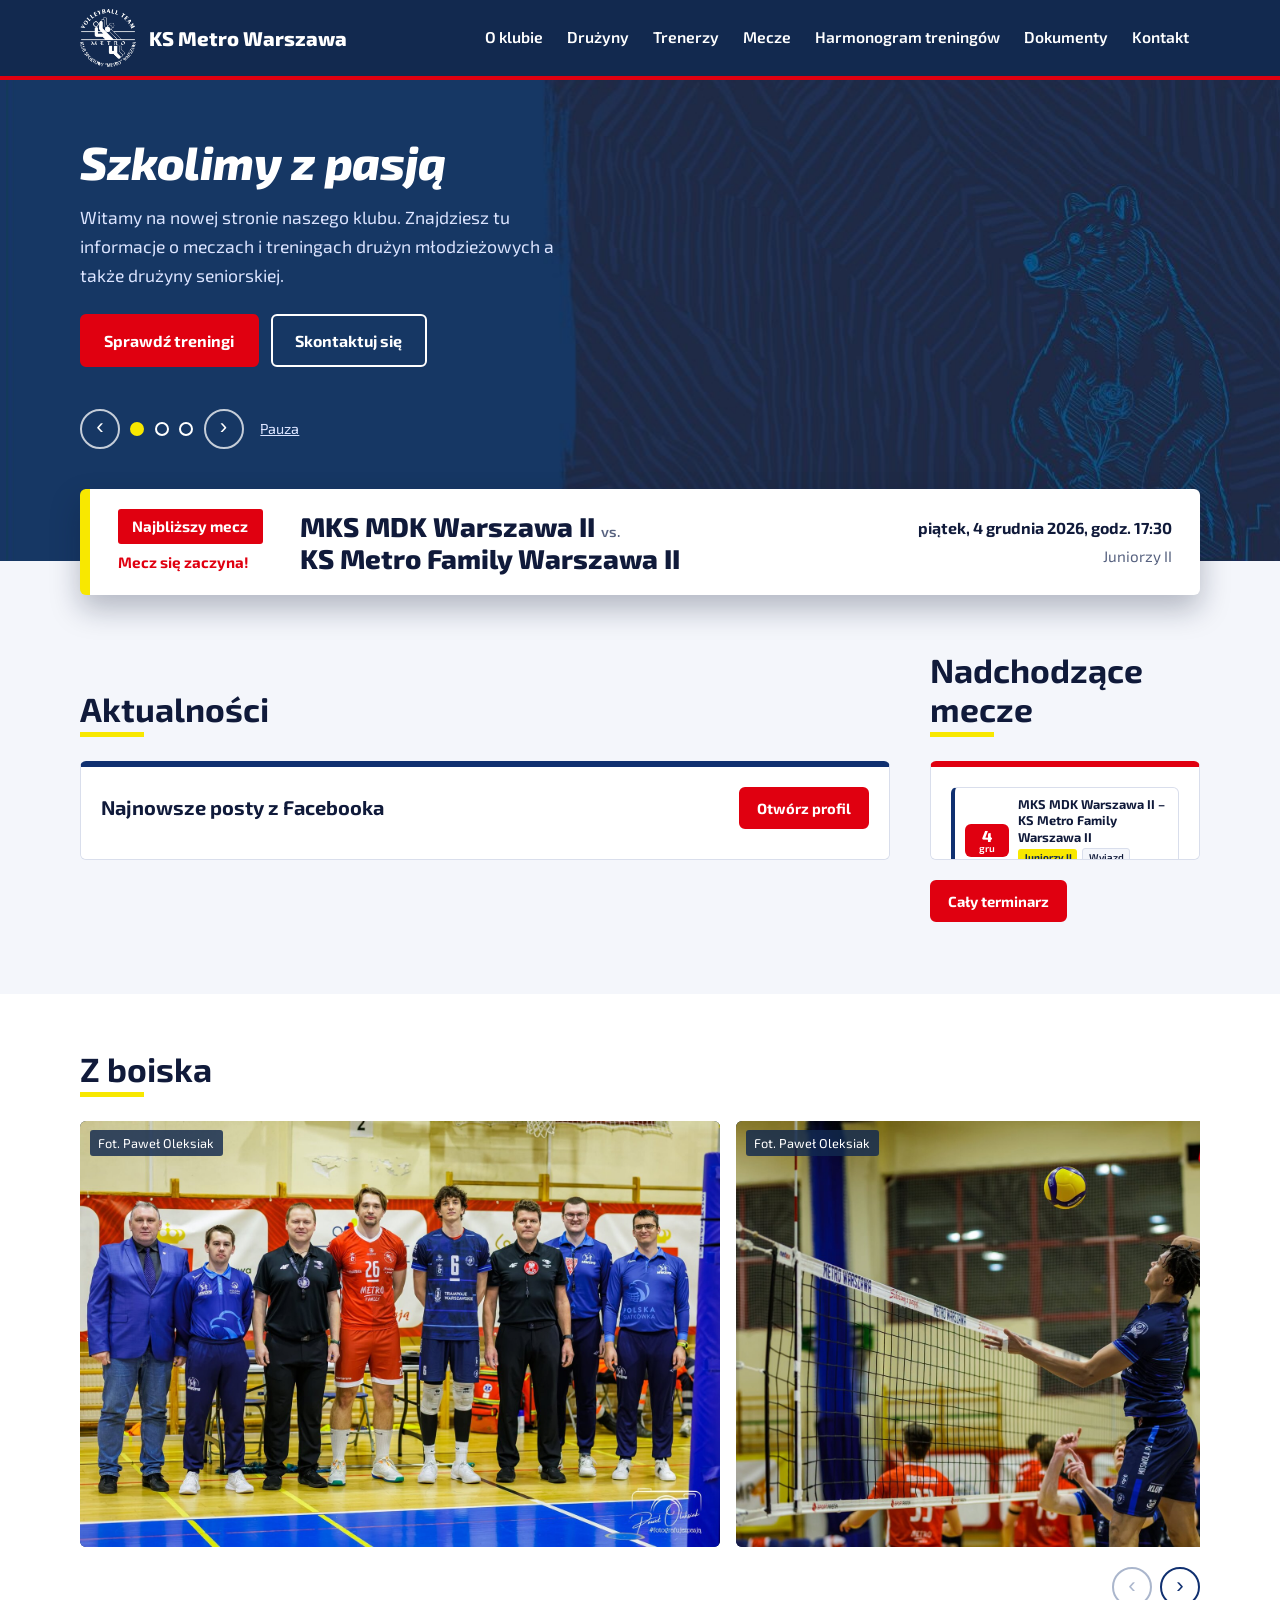
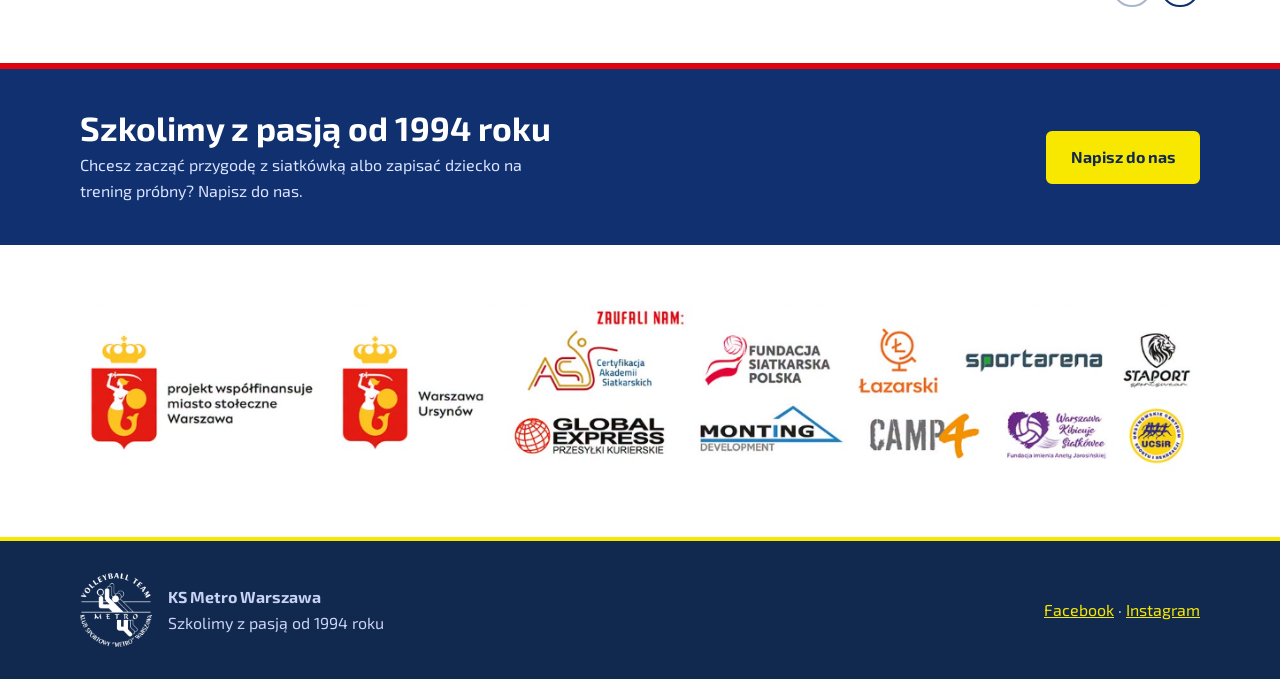
<file: index.html>
<!doctype html>
<html lang="pl">
<head>
  <meta charset="utf-8">
  <meta name="viewport" content="width=device-width, initial-scale=1">
  <title>KS Metro Warszawa: klub siatkarski</title>
  <meta name="description" content="KS Metro Warszawa: klub siatkarski, który od 1994 roku szkoli z pasją. Nadchodzące mecze, drużyny, harmonogram treningów i kontakt.">
  <link rel="preconnect" href="https://fonts.googleapis.com">
  <link rel="preconnect" href="https://fonts.gstatic.com" crossorigin>
  <link href="https://fonts.googleapis.com/css2?family=Exo+2:ital,wght@0,400;0,600;0,700;0,800;1,700;1,800&display=swap" rel="stylesheet">
  <link rel="icon" href="images/favicon.png" type="image/png">
  <link rel="stylesheet" href="css/style.css">
</head>
<body data-page="index">
  <a class="skip" href="#main">Przejdź do treści</a>
  <header class="site-header" id="site-header"></header>

  <main id="main">
    <h1 class="sr-only">KS Metro Warszawa: klub siatkarski</h1>

    <!-- Slajdy wczytują się z data/slides.json (panel: Strona główna → Slider) -->
    <section class="hero" aria-roledescription="karuzela" aria-label="Najważniejsze informacje">
      <div class="wrap" id="slider">
        <div class="slides">
          <div class="slide is-active">
            <p class="slide-title">Szkolimy z pasją</p>
            <p class="hero-lead">Witamy na nowej stronie naszego klubu. Znajdziesz tu informacje o meczach i treningach drużyn młodzieżowych a także drużyny seniorskiej.</p>
            <div class="hero-actions">
              <a class="btn" href="harmonogram.html">Sprawdź treningi</a>
              <a class="btn btn-ghost" href="kontakt.html">Skontaktuj się</a>
            </div>
          </div>
        </div>
      </div>
    </section>

    <div class="wrap strip-wrap">
      <aside class="next-match" id="next-match" aria-live="polite"></aside>
    </div>

    <section class="section">
      <div class="wrap cols cols-fb">
        <div>
          <h2 class="section-title">Aktualności</h2>
          <div class="fb-box" id="fb"></div>
        </div>
        <div>
          <h2 class="section-title">Nadchodzące mecze</h2>
          <div class="fb-box matches-box" id="matches"></div>
          <p style="margin-top:1.25rem"><a class="btn btn-small" href="mecze.html">Cały terminarz</a></p>
        </div>
      </div>
    </section>

    <!-- Zdjęcia wczytują się z data/gallery.json (panel: Strona główna → Zdjęcia „Z boiska”) -->
    <section class="section section-alt">
      <div class="wrap">
        <h2 class="section-title">Z boiska</h2>
        <div id="gallery"></div>
      </div>
    </section>

    <section class="join">
      <div class="wrap">
        <div>
          <h2>Szkolimy z pasją od 1994 roku</h2>
          <p>Chcesz zacząć przygodę z siatkówką albo zapisać dziecko na trening próbny? Napisz do nas.</p>
        </div>
        <a class="btn" href="kontakt.html">Napisz do nas</a>
      </div>
    </section>

    <!-- Loga partnerów wczytują się z data/settings.json (panel: Ustawienia strony → Zaufali nam) -->
    <section class="section section-alt" id="partners-wrap" hidden>
      <div class="wrap" id="partners"></div>
    </section>
    <noscript><div class="wrap section"><p class="error">Ta strona wymaga włączonego JavaScriptu.</p></div></noscript>
  </main>

  <footer class="site-footer" id="site-footer"></footer>
  <script src="js/main.js"></script>
</body>
</html>
</file>
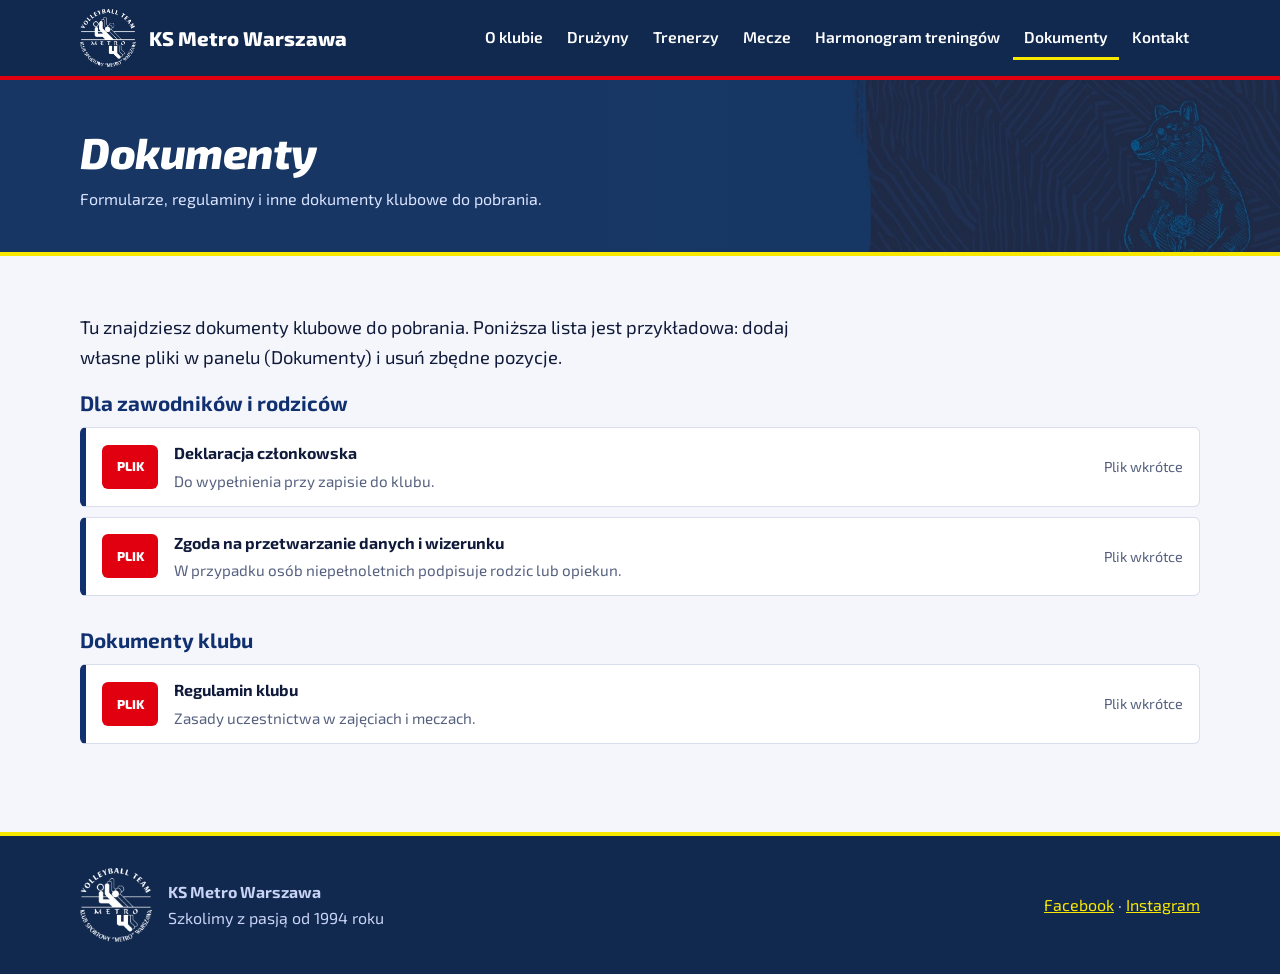
<file: dokumenty.html>
<!doctype html>
<html lang="pl">
<head>
  <meta charset="utf-8">
  <meta name="viewport" content="width=device-width, initial-scale=1">
  <title>Dokumenty | KS Metro Warszawa</title>
  <meta name="description" content="Dokumenty do pobrania klubu siatkarskiego KS Metro Warszawa.">
  <link rel="preconnect" href="https://fonts.googleapis.com">
  <link rel="preconnect" href="https://fonts.gstatic.com" crossorigin>
  <link href="https://fonts.googleapis.com/css2?family=Exo+2:ital,wght@0,400;0,600;0,700;0,800;1,700;1,800&display=swap" rel="stylesheet">
  <link rel="icon" href="images/favicon.png" type="image/png">
  <link rel="stylesheet" href="css/style.css">
</head>
<body data-page="dokumenty">
  <a class="skip" href="#main">Przejdź do treści</a>
  <header class="site-header" id="site-header"></header>
  <main id="main">
    <div class="page-head"><div class="wrap">
      <h1>Dokumenty</h1>
      <p>Formularze, regulaminy i inne dokumenty klubowe do pobrania.</p>
    </div></div>
    <section class="section"><div class="wrap">
      <div id="documents-intro"></div>
      <div id="documents"></div>
    </div></section>
    <noscript><div class="wrap section"><p class="error">Ta strona wymaga włączonego JavaScriptu.</p></div></noscript>
  </main>
  <footer class="site-footer" id="site-footer"></footer>
  <script src="js/main.js"></script>
</body>
</html>
</file>
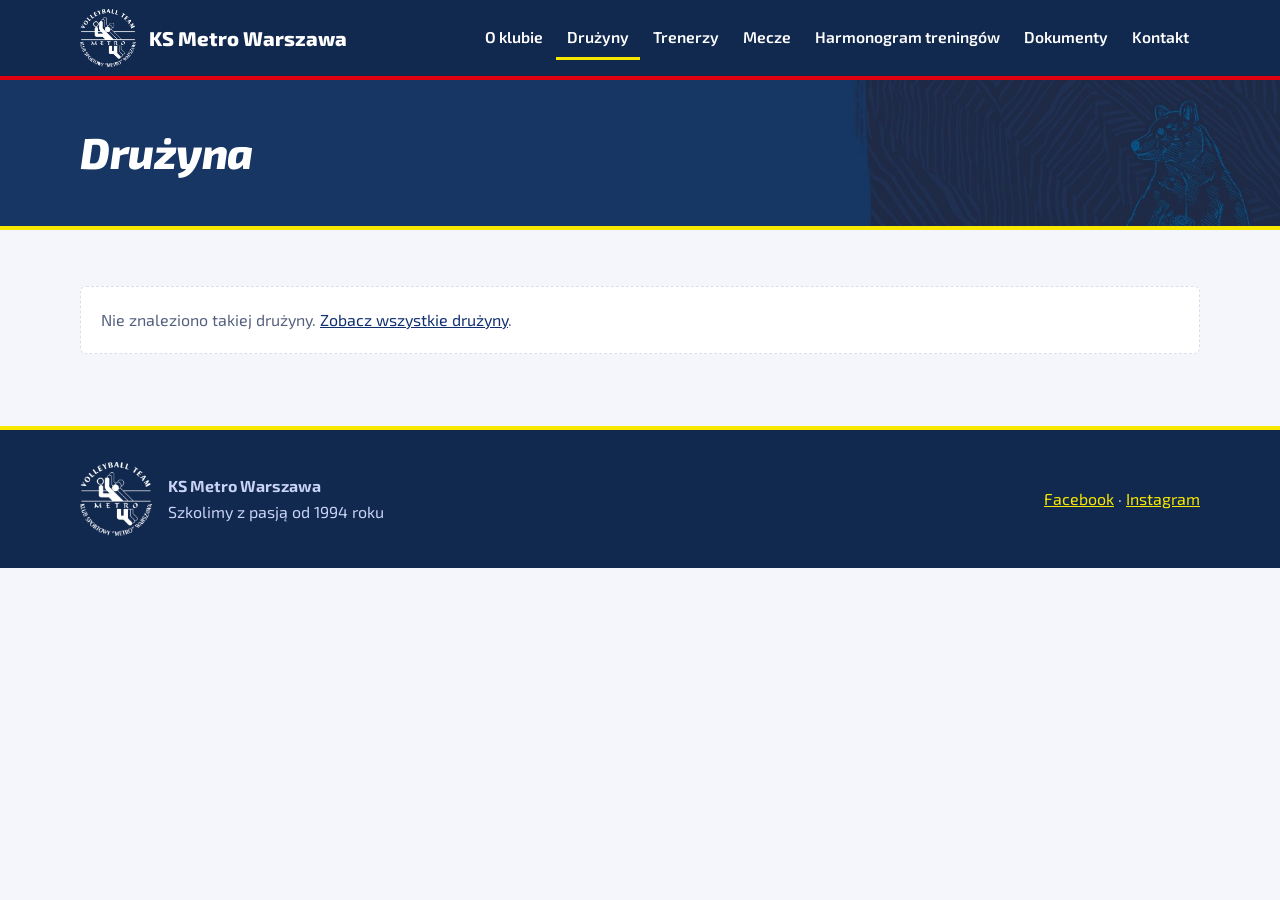
<file: druzyna.html>
<!doctype html>
<html lang="pl">
<head>
  <meta charset="utf-8">
  <meta name="viewport" content="width=device-width, initial-scale=1">
  <title>Drużyna | KS Metro Warszawa</title>
  <meta name="description" content="Skład, trener i najbliższe mecze drużyny KS Metro Warszawa.">
  <link rel="preconnect" href="https://fonts.googleapis.com">
  <link rel="preconnect" href="https://fonts.gstatic.com" crossorigin>
  <link href="https://fonts.googleapis.com/css2?family=Exo+2:ital,wght@0,400;0,600;0,700;0,800;1,700;1,800&display=swap" rel="stylesheet">
  <link rel="icon" href="images/favicon.png" type="image/png">
  <link rel="stylesheet" href="css/style.css">
</head>
<body data-page="druzyna">
  <a class="skip" href="#main">Przejdź do treści</a>
  <header class="site-header" id="site-header"></header>
  <main id="main">
    <div class="page-head"><div class="wrap">
      <h1 id="team-name">Drużyna</h1>
      <p id="team-sub"></p>
    </div></div>
    <section class="section"><div class="wrap" id="team"></div></section>
    <noscript><div class="wrap section"><p class="error">Ta strona wymaga włączonego JavaScriptu.</p></div></noscript>
  </main>
  <footer class="site-footer" id="site-footer"></footer>
  <script src="js/main.js"></script>
</body>
</html>
</file>
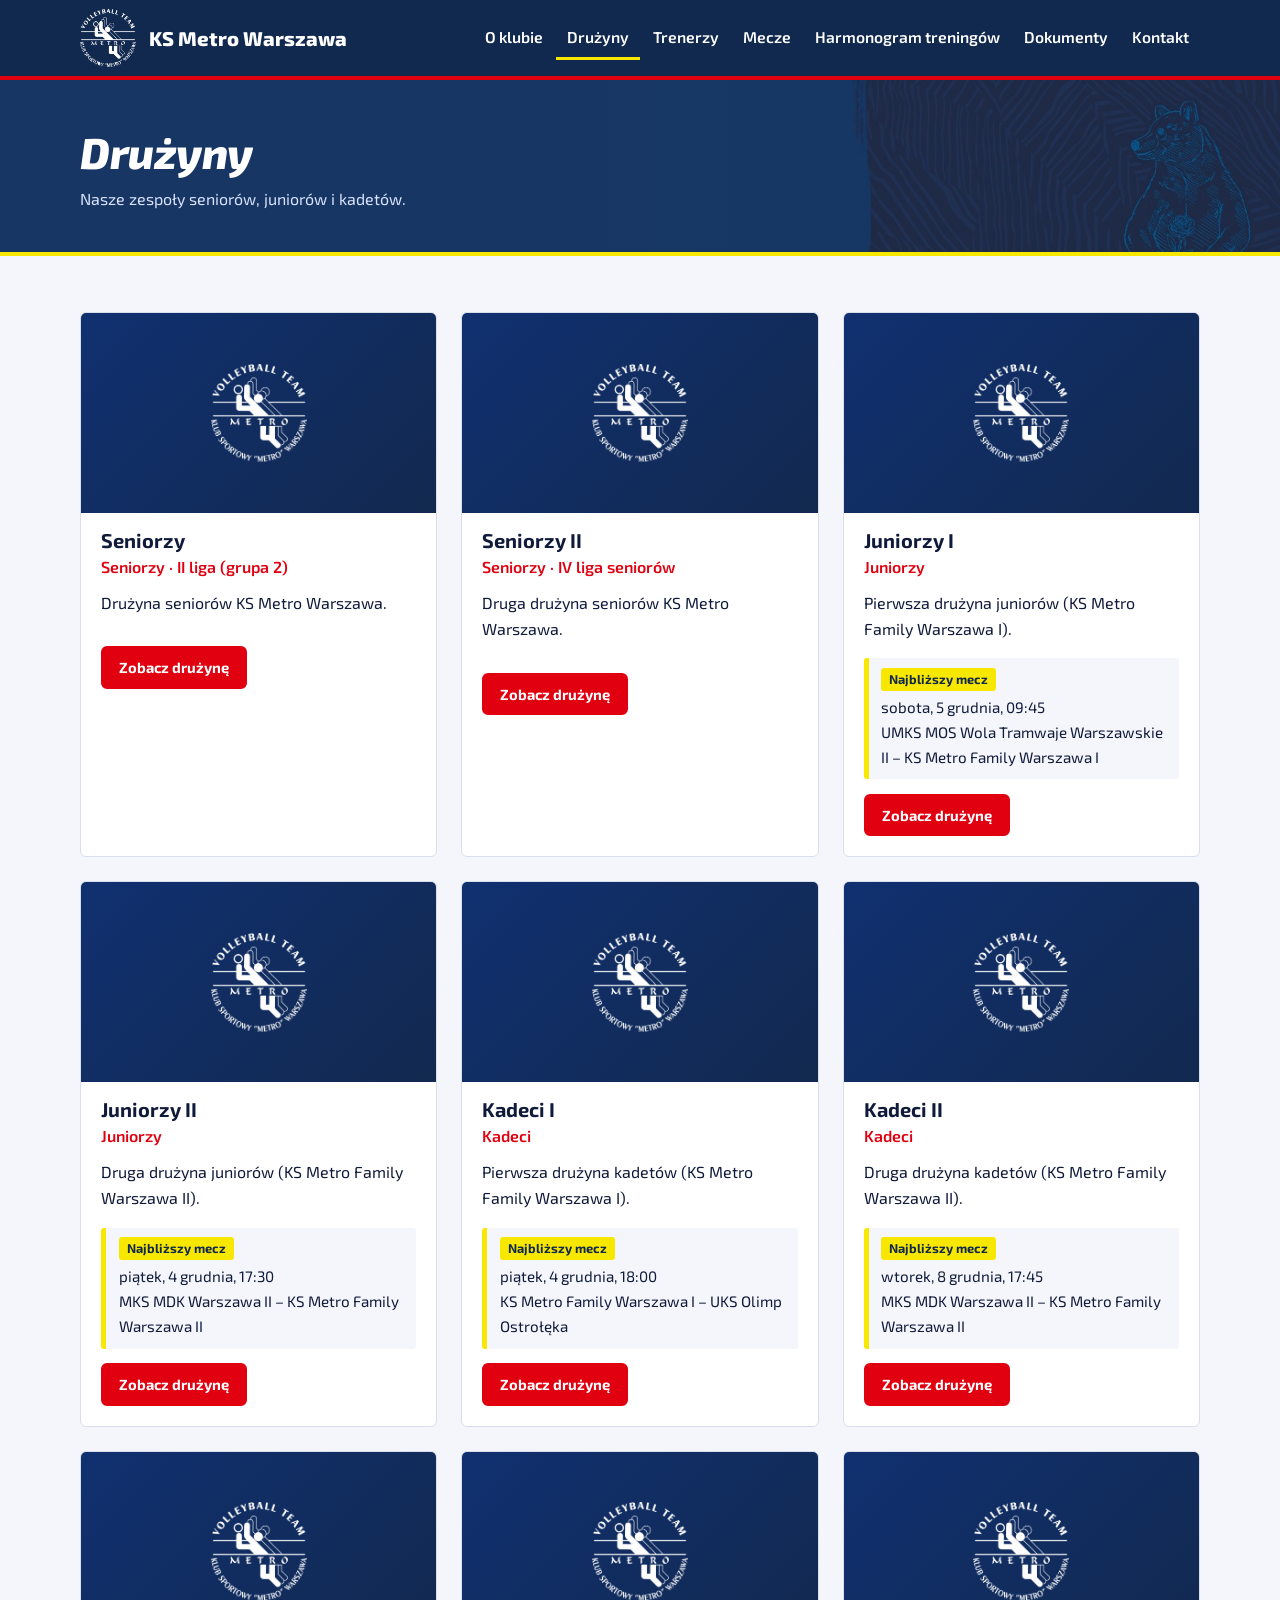
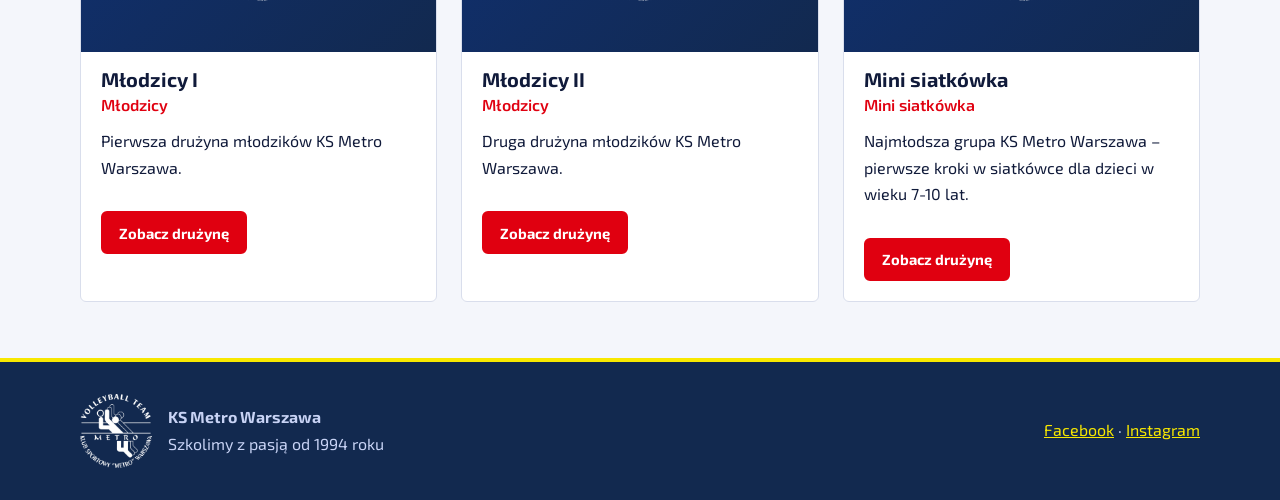
<file: druzyny.html>
<!doctype html>
<html lang="pl">
<head>
  <meta charset="utf-8">
  <meta name="viewport" content="width=device-width, initial-scale=1">
  <title>Drużyny | KS Metro Warszawa</title>
  <meta name="description" content="Drużyny klubu siatkarskiego KS Metro Warszawa: seniorzy, juniorzy i kadeci.">
  <link rel="preconnect" href="https://fonts.googleapis.com">
  <link rel="preconnect" href="https://fonts.gstatic.com" crossorigin>
  <link href="https://fonts.googleapis.com/css2?family=Exo+2:ital,wght@0,400;0,600;0,700;0,800;1,700;1,800&display=swap" rel="stylesheet">
  <link rel="icon" href="images/favicon.png" type="image/png">
  <link rel="stylesheet" href="css/style.css">
</head>
<body data-page="druzyny">
  <a class="skip" href="#main">Przejdź do treści</a>
  <header class="site-header" id="site-header"></header>
  <main id="main">
    <div class="page-head"><div class="wrap">
      <h1>Drużyny</h1>
      <p>Nasze zespoły seniorów, juniorów i kadetów.</p>
    </div></div>
    <section class="section"><div class="wrap" id="teams"></div></section>
    <noscript><div class="wrap section"><p class="error">Ta strona wymaga włączonego JavaScriptu.</p></div></noscript>
  </main>
  <footer class="site-footer" id="site-footer"></footer>
  <script src="js/main.js"></script>
</body>
</html>
</file>
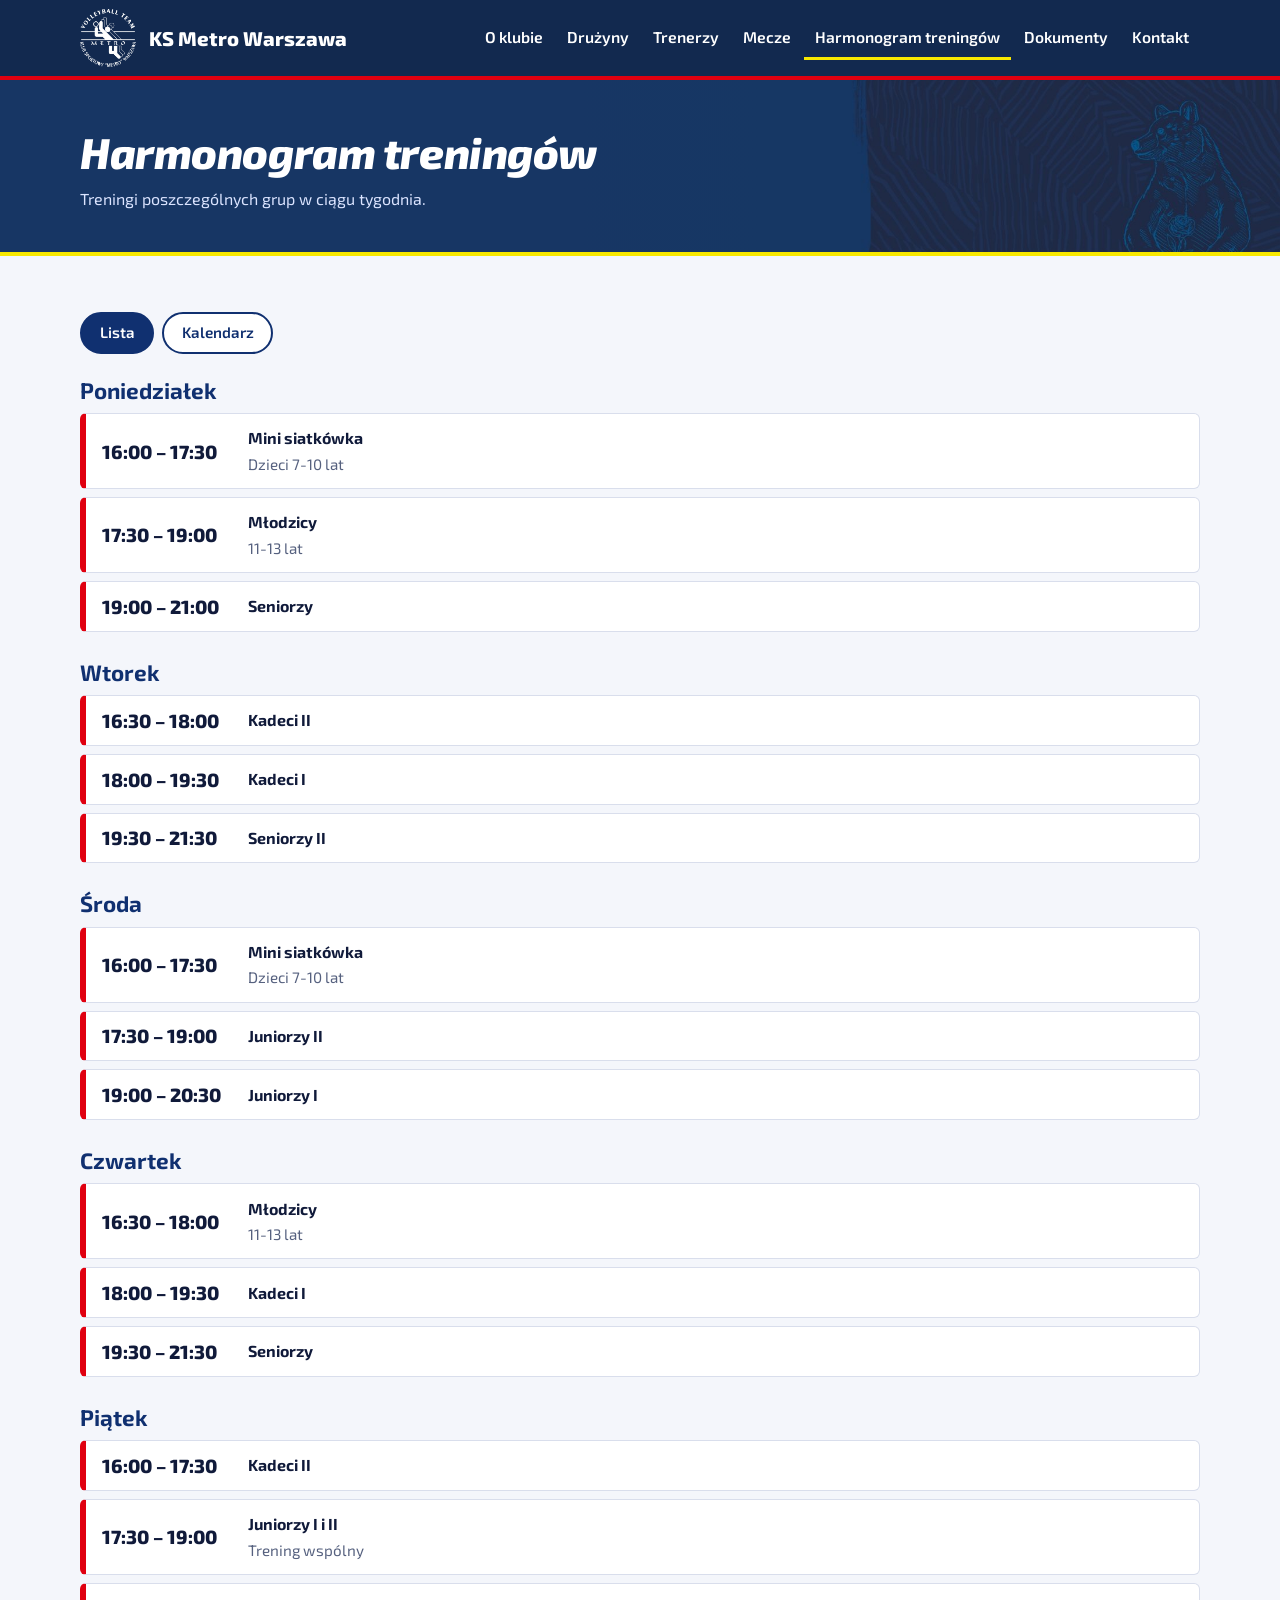
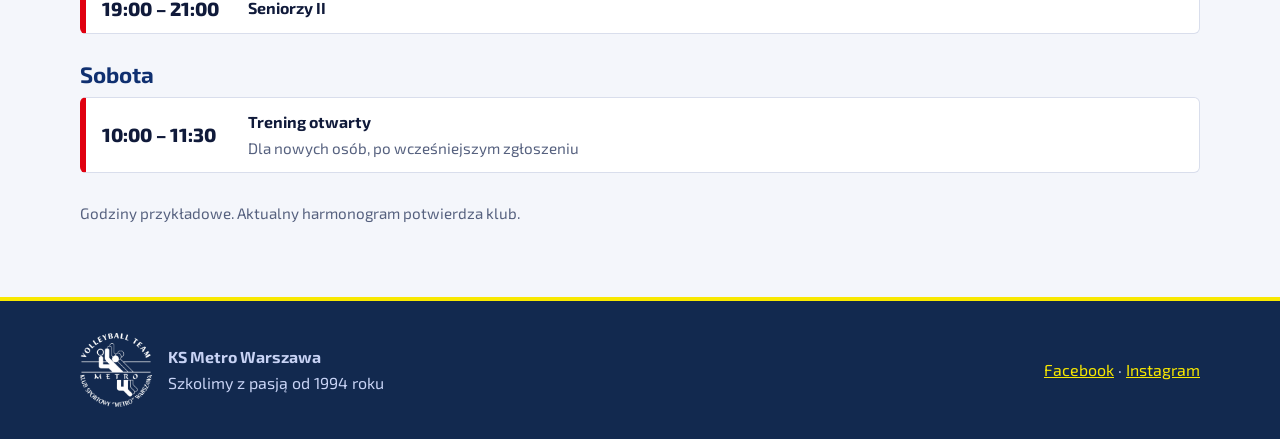
<file: harmonogram.html>
<!doctype html>
<html lang="pl">
<head>
  <meta charset="utf-8">
  <meta name="viewport" content="width=device-width, initial-scale=1">
  <title>Harmonogram treningów | KS Metro Warszawa</title>
  <meta name="description" content="Harmonogram treningów klubu siatkarskiego KS Metro Warszawa.">
  <link rel="preconnect" href="https://fonts.googleapis.com">
  <link rel="preconnect" href="https://fonts.gstatic.com" crossorigin>
  <link href="https://fonts.googleapis.com/css2?family=Exo+2:ital,wght@0,400;0,600;0,700;0,800;1,700;1,800&display=swap" rel="stylesheet">
  <link rel="icon" href="images/favicon.png" type="image/png">
  <link rel="stylesheet" href="css/style.css">
</head>
<body data-page="harmonogram">
  <a class="skip" href="#main">Przejdź do treści</a>
  <header class="site-header" id="site-header"></header>
  <main id="main">
    <div class="page-head"><div class="wrap">
      <h1>Harmonogram treningów</h1>
      <p>Treningi poszczególnych grup w ciągu tygodnia.</p>
    </div></div>
    <section class="section"><div class="wrap" id="schedule"></div></section>
    <noscript><div class="wrap section"><p class="error">Ta strona wymaga włączonego JavaScriptu.</p></div></noscript>
  </main>
  <footer class="site-footer" id="site-footer"></footer>
  <script src="js/main.js"></script>
</body>
</html>
</file>
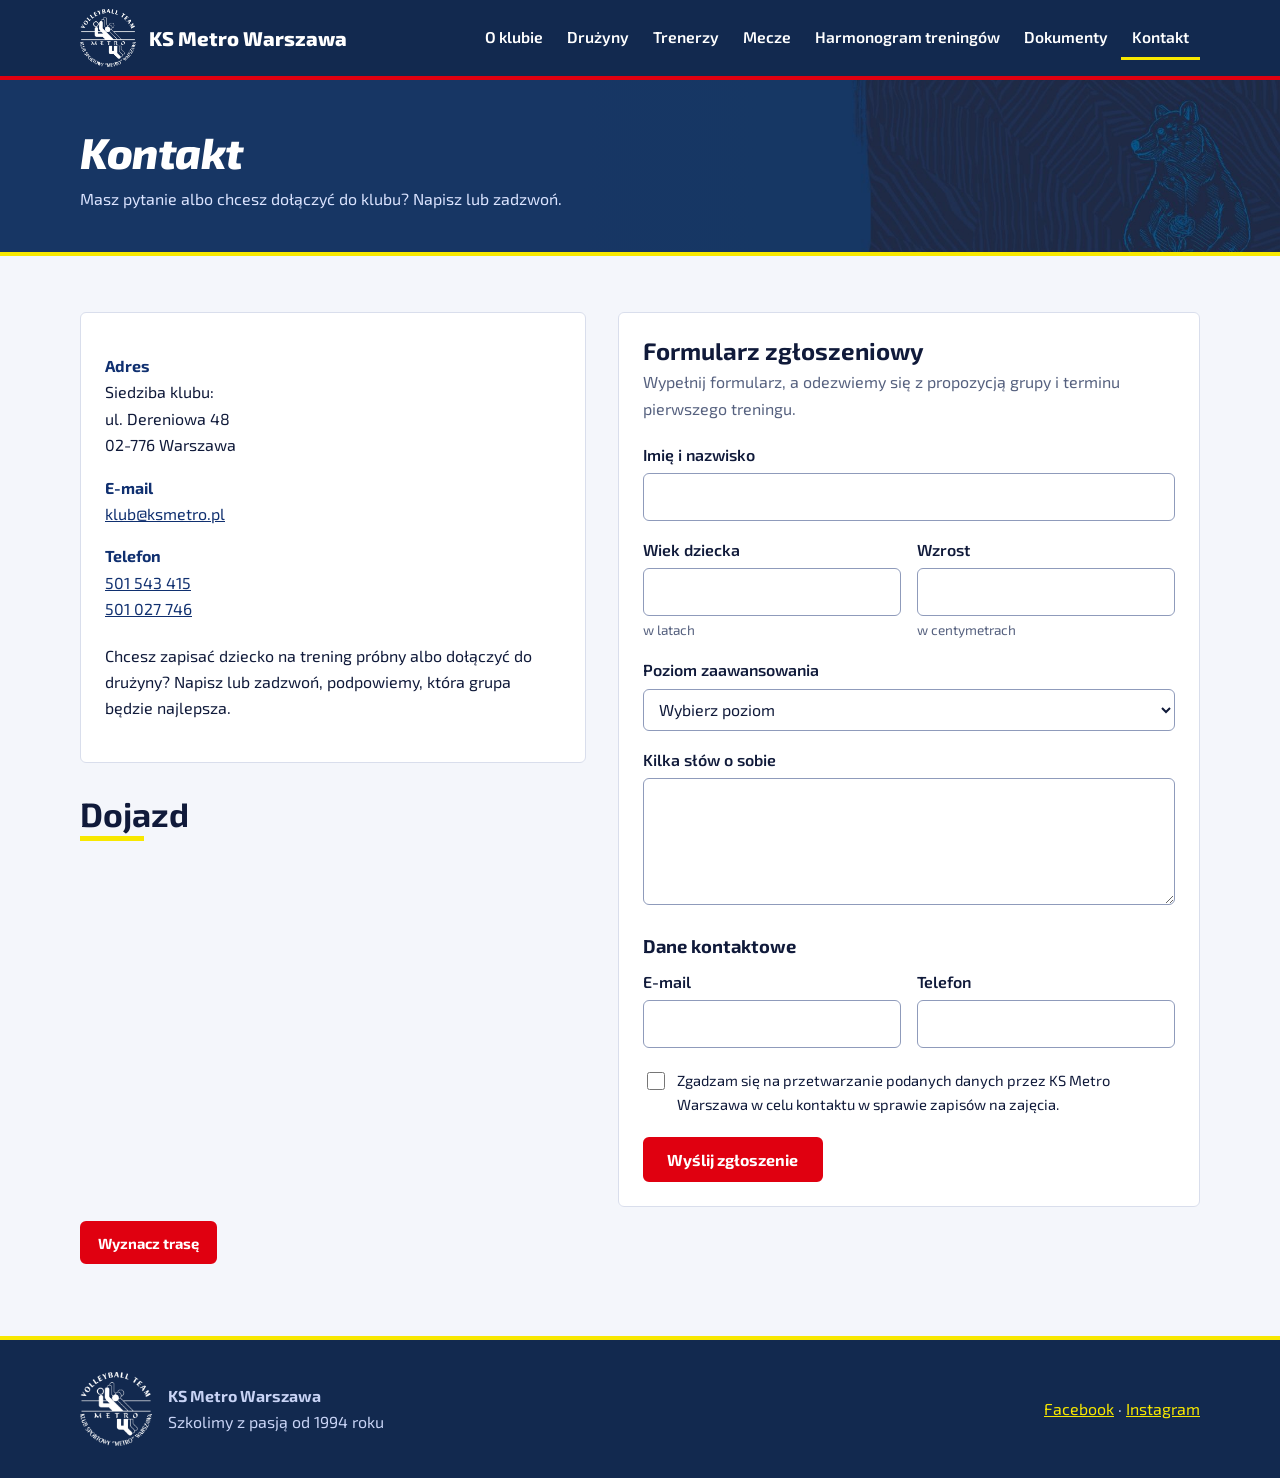
<file: kontakt.html>
<!doctype html>
<html lang="pl">
<head>
  <meta charset="utf-8">
  <meta name="viewport" content="width=device-width, initial-scale=1">
  <title>Kontakt | KS Metro Warszawa</title>
  <meta name="description" content="Dane kontaktowe klubu siatkarskiego KS Metro Warszawa.">
  <link rel="preconnect" href="https://fonts.googleapis.com">
  <link rel="preconnect" href="https://fonts.gstatic.com" crossorigin>
  <link href="https://fonts.googleapis.com/css2?family=Exo+2:ital,wght@0,400;0,600;0,700;0,800;1,700;1,800&display=swap" rel="stylesheet">
  <link rel="icon" href="images/favicon.png" type="image/png">
  <link rel="stylesheet" href="css/style.css">
</head>
<body data-page="kontakt">
  <a class="skip" href="#main">Przejdź do treści</a>
  <header class="site-header" id="site-header"></header>
  <main id="main">
    <div class="page-head"><div class="wrap">
      <h1>Kontakt</h1>
      <p>Masz pytanie albo chcesz dołączyć do klubu? Napisz lub zadzwoń.</p>
    </div></div>
    <section class="section"><div class="wrap contact-grid">
      <div id="contact"></div>

      <!-- Formularz musi być wpisany w HTML na stałe, żeby Netlify wykrył go przy wdrożeniu. -->
      <div class="contact-card form-card">
        <h2>Formularz zgłoszeniowy</h2>
        <p class="form-lead">Wypełnij formularz, a odezwiemy się z propozycją grupy i terminu pierwszego treningu.</p>
        <form id="signup-form" name="zgloszenie" method="POST" action="/kontakt.html" data-netlify="true" netlify-honeypot="bot-field">
          <input type="hidden" name="form-name" value="zgloszenie">
          <p class="hp"><label>Nie wypełniaj tego pola: <input name="bot-field" tabindex="-1" autocomplete="off"></label></p>

          <div class="field">
            <label for="f-name">Imię i nazwisko</label>
            <input id="f-name" name="imie_i_nazwisko" type="text" autocomplete="name" required>
          </div>
          <div class="field-row">
            <div class="field">
              <label for="f-age">Wiek dziecka</label>
              <input id="f-age" name="wiek_dziecka" type="number" min="4" max="20" inputmode="numeric" required aria-describedby="f-age-hint">
              <span class="hint" id="f-age-hint">w latach</span>
            </div>
            <div class="field">
              <label for="f-height">Wzrost</label>
              <input id="f-height" name="wzrost_cm" type="number" min="90" max="230" inputmode="numeric" aria-describedby="f-height-hint">
              <span class="hint" id="f-height-hint">w centymetrach</span>
            </div>
          </div>
          <div class="field">
            <label for="f-level">Poziom zaawansowania</label>
            <select id="f-level" name="poziom_zaawansowania" required>
              <option value="">Wybierz poziom</option>
              <option>Początkujący</option>
              <option>Średnio zaawansowany</option>
              <option>Zaawansowany</option>
            </select>
          </div>
          <div class="field">
            <label for="f-about">Kilka słów o sobie</label>
            <textarea id="f-about" name="o_sobie" rows="4"></textarea>
          </div>

          <h3>Dane kontaktowe</h3>
          <div class="field-row">
            <div class="field">
              <label for="f-mail">E-mail</label>
              <input id="f-mail" name="email" type="email" autocomplete="email" required>
            </div>
            <div class="field">
              <label for="f-phone">Telefon</label>
              <input id="f-phone" name="telefon" type="tel" autocomplete="tel">
            </div>
          </div>
          <label class="consent"><input type="checkbox" name="zgoda" value="tak" required>
            <span>Zgadzam się na przetwarzanie podanych danych przez KS Metro Warszawa w celu kontaktu w sprawie zapisów na zajęcia.</span></label>
          <button class="btn" type="submit">Wyślij zgłoszenie</button>
          <p id="form-status" class="form-status" role="status" aria-live="polite"></p>
        </form>
      </div>
    </div></section>
    <noscript><div class="wrap section"><p class="error">Ta strona wymaga włączonego JavaScriptu.</p></div></noscript>
  </main>
  <footer class="site-footer" id="site-footer"></footer>
  <script src="js/main.js"></script>
</body>
</html>
</file>
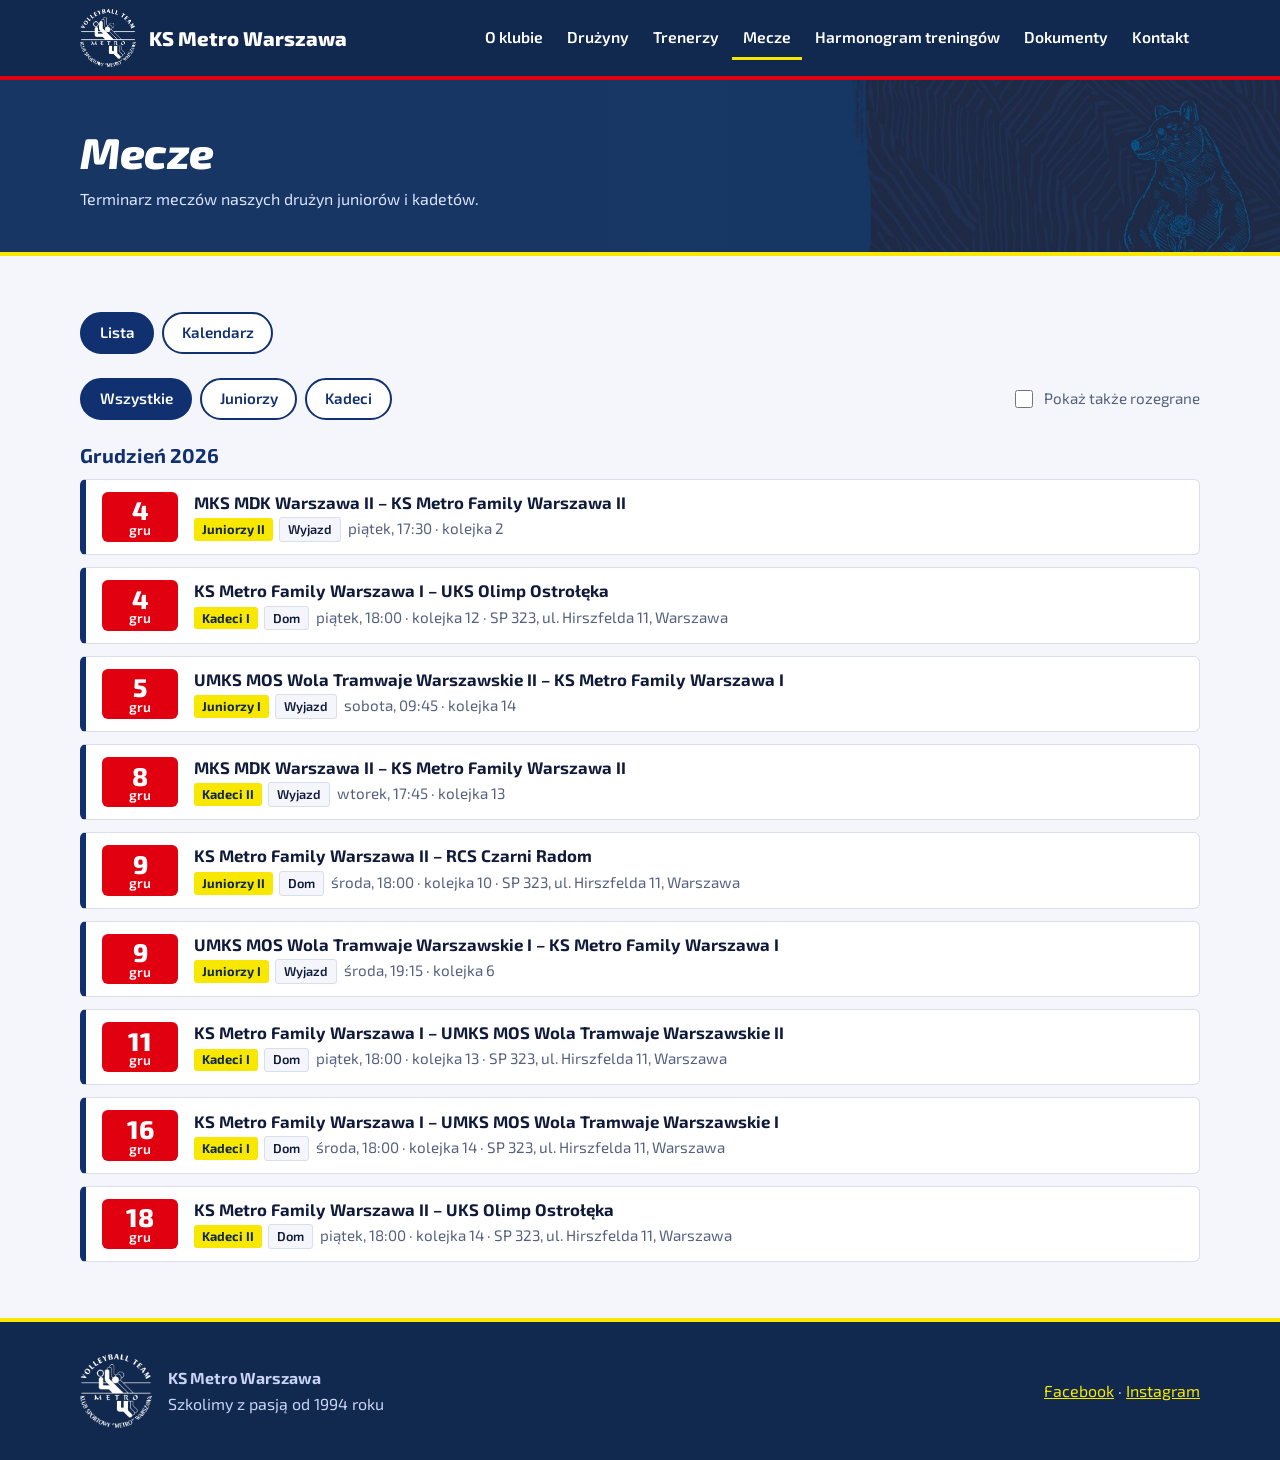
<file: mecze.html>
<!doctype html>
<html lang="pl">
<head>
  <meta charset="utf-8">
  <meta name="viewport" content="width=device-width, initial-scale=1">
  <title>Mecze | KS Metro Warszawa</title>
  <meta name="description" content="Terminarz meczów juniorów i kadetów KS Metro Family Warszawa.">
  <link rel="preconnect" href="https://fonts.googleapis.com">
  <link rel="preconnect" href="https://fonts.gstatic.com" crossorigin>
  <link href="https://fonts.googleapis.com/css2?family=Exo+2:ital,wght@0,400;0,600;0,700;0,800;1,700;1,800&display=swap" rel="stylesheet">
  <link rel="icon" href="images/favicon.png" type="image/png">
  <link rel="stylesheet" href="css/style.css">
</head>
<body data-page="mecze">
  <a class="skip" href="#main">Przejdź do treści</a>
  <header class="site-header" id="site-header"></header>
  <main id="main">
    <div class="page-head"><div class="wrap">
      <h1>Mecze</h1>
      <p>Terminarz meczów naszych drużyn juniorów i kadetów.</p>
    </div></div>
    <section class="section"><div class="wrap">
      <div id="matches-filters"></div>
      <div id="matches"></div>
    </div></section>
    <noscript><div class="wrap section"><p class="error">Ta strona wymaga włączonego JavaScriptu.</p></div></noscript>
  </main>
  <footer class="site-footer" id="site-footer"></footer>
  <script src="js/main.js"></script>
</body>
</html>
</file>
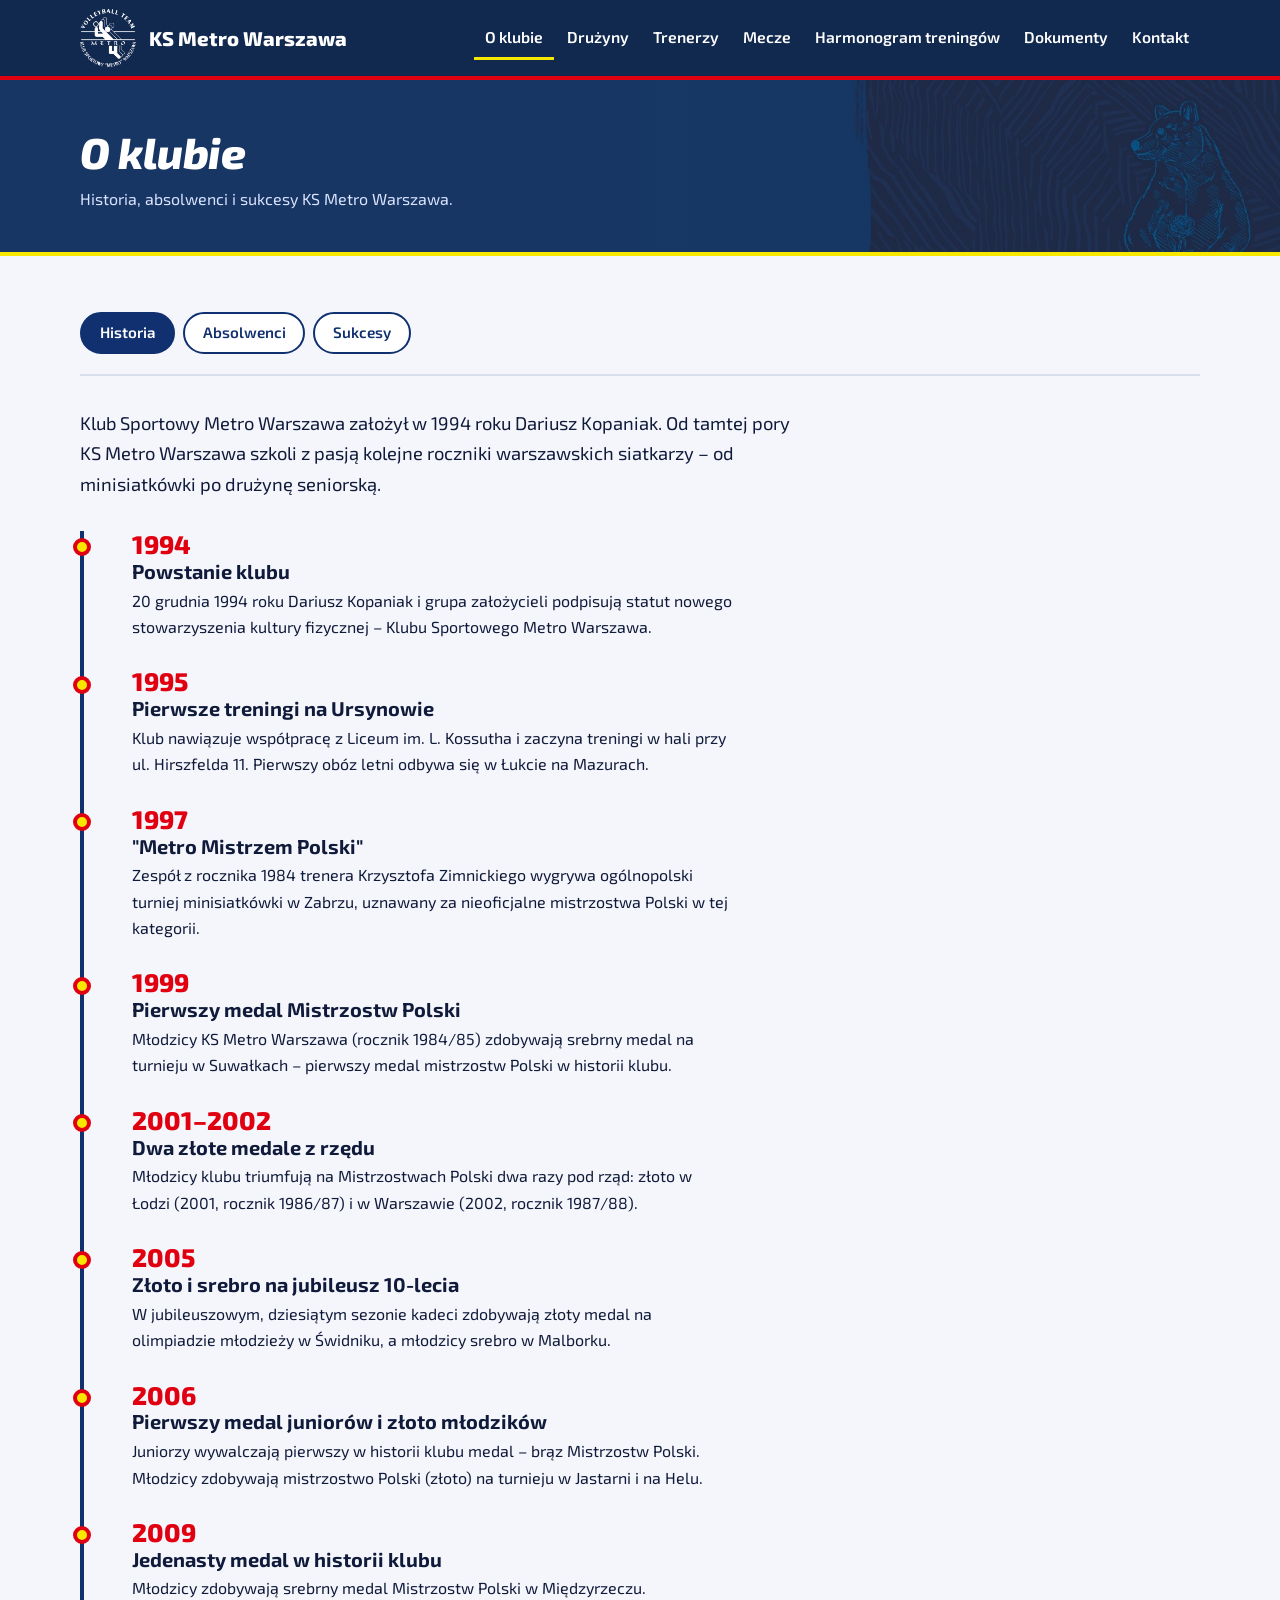
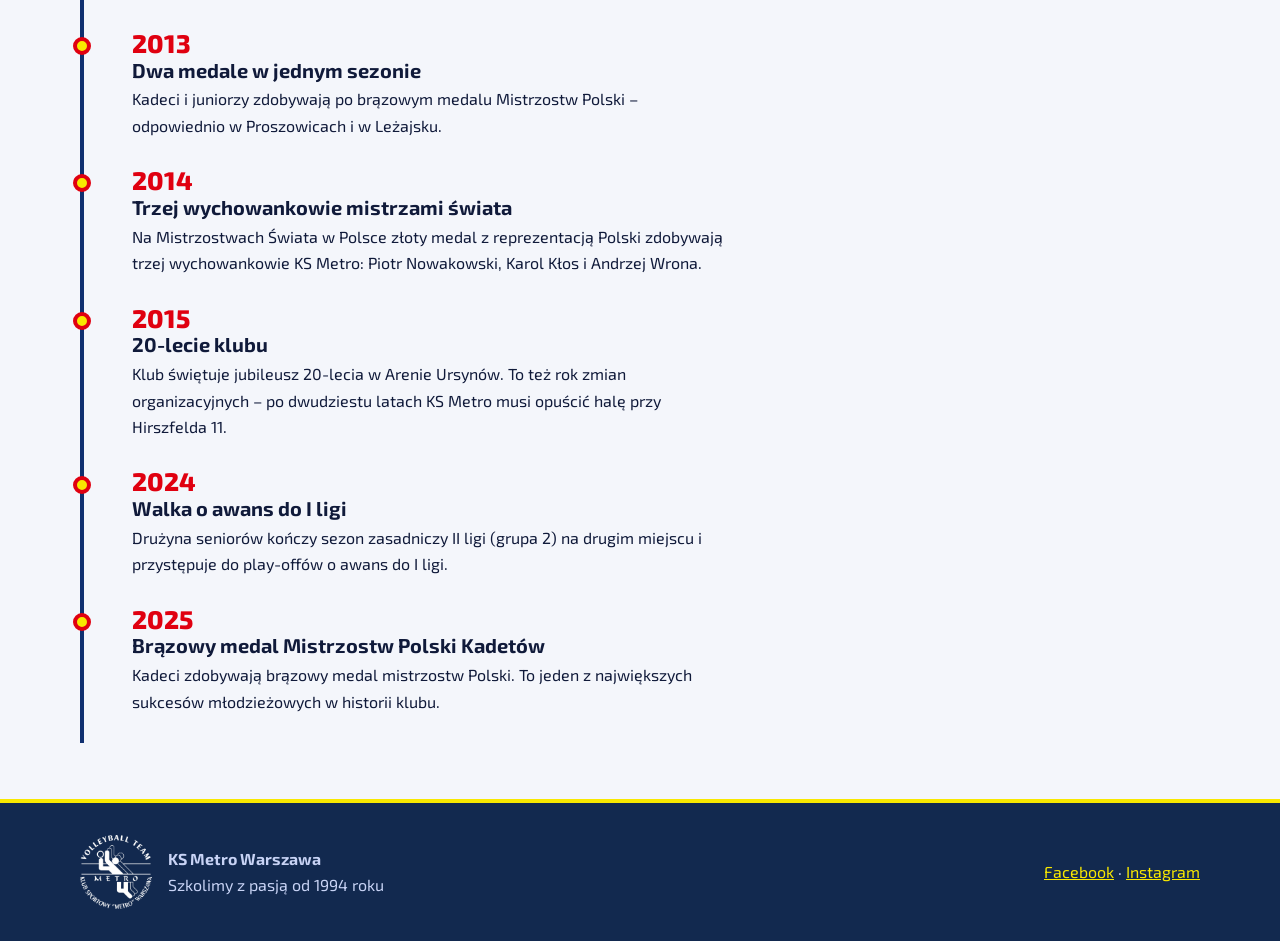
<file: o-klubie.html>
<!doctype html>
<html lang="pl">
<head>
  <meta charset="utf-8">
  <meta name="viewport" content="width=device-width, initial-scale=1">
  <title>O klubie | KS Metro Warszawa</title>
  <meta name="description" content="O klubie siatkarskim KS Metro Warszawa: historia, absolwenci i sukcesy.">
  <link rel="preconnect" href="https://fonts.googleapis.com">
  <link rel="preconnect" href="https://fonts.gstatic.com" crossorigin>
  <link href="https://fonts.googleapis.com/css2?family=Exo+2:ital,wght@0,400;0,600;0,700;0,800;1,700;1,800&display=swap" rel="stylesheet">
  <link rel="icon" href="images/favicon.png" type="image/png">
  <link rel="stylesheet" href="css/style.css">
</head>
<body data-page="o-klubie">
  <a class="skip" href="#main">Przejdź do treści</a>
  <header class="site-header" id="site-header"></header>
  <main id="main">
    <div class="page-head"><div class="wrap">
      <h1>O klubie</h1>
      <p>Historia, absolwenci i sukcesy KS Metro Warszawa.</p>
    </div></div>
    <section class="section"><div class="wrap">
      <div class="filters tabs" role="tablist" aria-label="O klubie">
        <button type="button" class="chip" role="tab" id="tab-historia" data-tab="historia" aria-controls="panel-historia" aria-selected="true">Historia</button>
        <button type="button" class="chip" role="tab" id="tab-absolwenci" data-tab="absolwenci" aria-controls="panel-absolwenci" aria-selected="false" tabindex="-1">Absolwenci</button>
        <button type="button" class="chip" role="tab" id="tab-sukcesy" data-tab="sukcesy" aria-controls="panel-sukcesy" aria-selected="false" tabindex="-1">Sukcesy</button>
      </div>
      <div id="panel-historia" role="tabpanel" aria-labelledby="tab-historia" tabindex="0">
        <div id="history-intro"></div>
        <div id="timeline"></div>
      </div>
      <div id="panel-absolwenci" role="tabpanel" aria-labelledby="tab-absolwenci" tabindex="0" hidden>
        <div id="alumni"></div>
      </div>
      <div id="panel-sukcesy" role="tabpanel" aria-labelledby="tab-sukcesy" tabindex="0" hidden>
        <div id="achievements"></div>
      </div>
    </div></section>
    <noscript><div class="wrap section"><p class="error">Ta strona wymaga włączonego JavaScriptu.</p></div></noscript>
  </main>
  <footer class="site-footer" id="site-footer"></footer>
  <script src="js/main.js"></script>
</body>
</html>
</file>
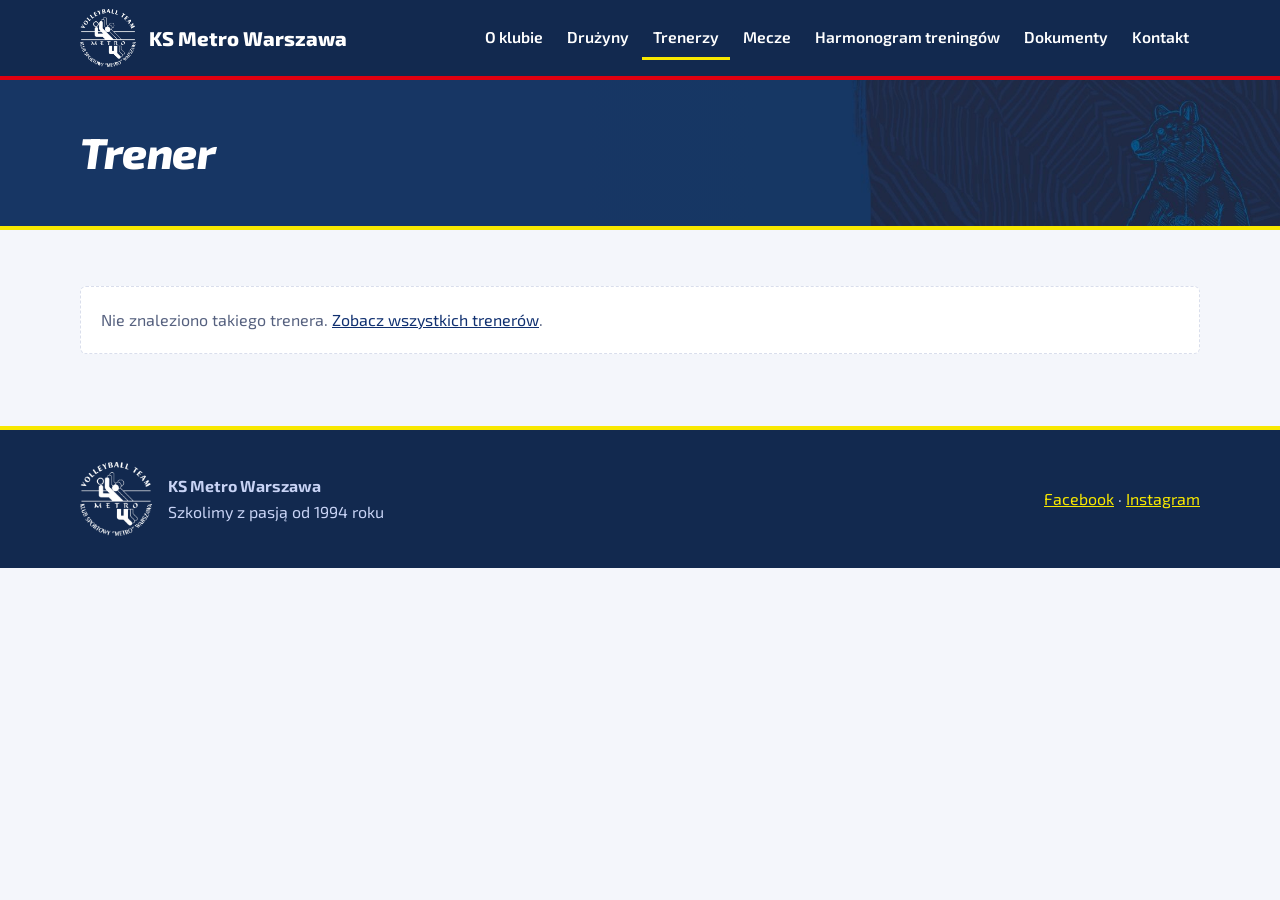
<file: trener.html>
<!doctype html>
<html lang="pl">
<head>
  <meta charset="utf-8">
  <meta name="viewport" content="width=device-width, initial-scale=1">
  <title>Trener | KS Metro Warszawa</title>
  <meta name="description" content="Sylwetka trenera klubu siatkarskiego KS Metro Warszawa.">
  <link rel="preconnect" href="https://fonts.googleapis.com">
  <link rel="preconnect" href="https://fonts.gstatic.com" crossorigin>
  <link href="https://fonts.googleapis.com/css2?family=Exo+2:ital,wght@0,400;0,600;0,700;0,800;1,700;1,800&display=swap" rel="stylesheet">
  <link rel="icon" href="images/favicon.png" type="image/png">
  <link rel="stylesheet" href="css/style.css">
</head>
<body data-page="trener">
  <a class="skip" href="#main">Przejdź do treści</a>
  <header class="site-header" id="site-header"></header>
  <main id="main">
    <div class="page-head"><div class="wrap">
      <h1 id="coach-name">Trener</h1>
      <p id="coach-sub"></p>
    </div></div>
    <section class="section"><div class="wrap" id="coach"></div></section>
    <noscript><div class="wrap section"><p class="error">Ta strona wymaga włączonego JavaScriptu.</p></div></noscript>
  </main>
  <footer class="site-footer" id="site-footer"></footer>
  <script src="js/main.js"></script>
</body>
</html>
</file>
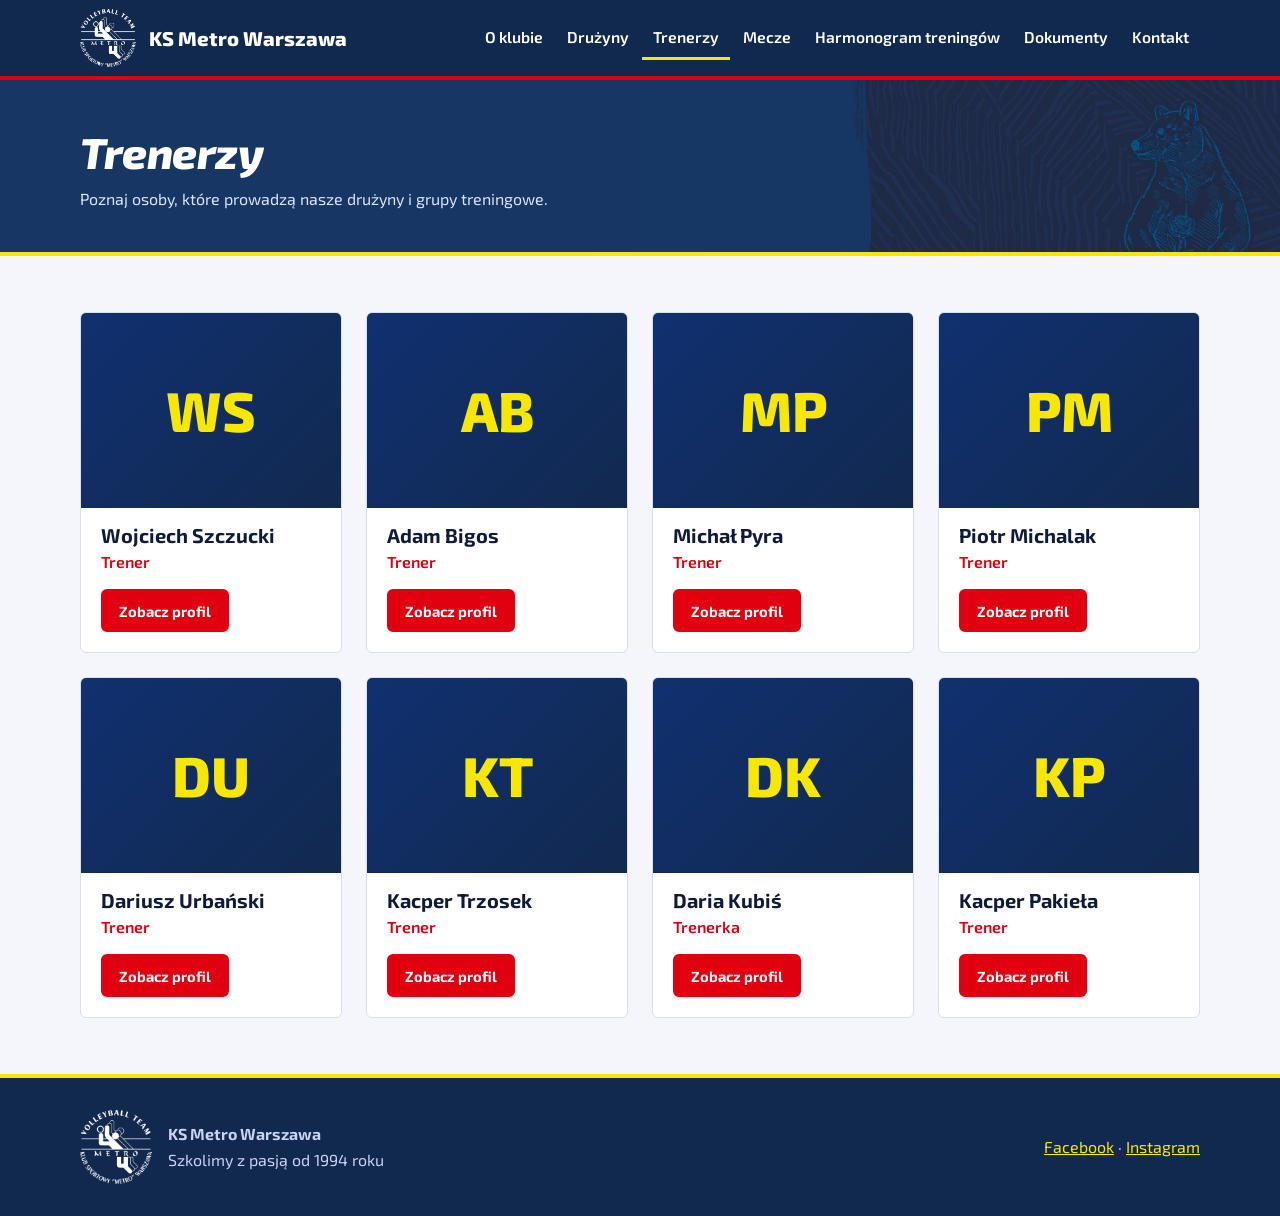
<file: trenerzy.html>
<!doctype html>
<html lang="pl">
<head>
  <meta charset="utf-8">
  <meta name="viewport" content="width=device-width, initial-scale=1">
  <title>Trenerzy | KS Metro Warszawa</title>
  <meta name="description" content="Trenerzy klubu siatkarskiego KS Metro Warszawa.">
  <link rel="preconnect" href="https://fonts.googleapis.com">
  <link rel="preconnect" href="https://fonts.gstatic.com" crossorigin>
  <link href="https://fonts.googleapis.com/css2?family=Exo+2:ital,wght@0,400;0,600;0,700;0,800;1,700;1,800&display=swap" rel="stylesheet">
  <link rel="icon" href="images/favicon.png" type="image/png">
  <link rel="stylesheet" href="css/style.css">
</head>
<body data-page="trenerzy">
  <a class="skip" href="#main">Przejdź do treści</a>
  <header class="site-header" id="site-header"></header>
  <main id="main">
    <div class="page-head"><div class="wrap">
      <h1>Trenerzy</h1>
      <p>Poznaj osoby, które prowadzą nasze drużyny i grupy treningowe.</p>
    </div></div>
    <section class="section"><div class="wrap" id="coaches"></div></section>
    <noscript><div class="wrap section"><p class="error">Ta strona wymaga włączonego JavaScriptu.</p></div></noscript>
  </main>
  <footer class="site-footer" id="site-footer"></footer>
  <script src="js/main.js"></script>
</body>
</html>
</file>
<file: css/style.css>
/* KS Metro Warszawa: barwy klubu: niebieski, czerwony, żółty akcent */
:root {
  /* barwy z logo klubu */
  --navy: #12294f;
  --hero: #173664;
  --blue: #103070;
  --red: #e00010;
  --red-dark: #b0000d;
  --yellow: #f8e800;
  --paper: #f4f6fb;
  --white: #ffffff;
  --ink: #101a3a;
  --muted: #56617f;
  --line: #d9deec;
  --radius: 6px;
  --maxw: 1120px;
  --font-head: "Exo 2", "Exo", system-ui, -apple-system, "Segoe UI", Arial, sans-serif;
  --font-body: "Exo 2", "Exo", system-ui, -apple-system, "Segoe UI", Arial, sans-serif;
}

*, *::before, *::after { box-sizing: border-box; }
html { scroll-behavior: smooth; }
/* Zabezpieczenie: żaden element (np. zewnętrzny widget) nie może rozciągnąć strony w bok */
html, body { overflow-x: hidden; }
body {
  margin: 0;
  width: 100%;
  font-family: var(--font-body);
  font-size: 1rem;
  line-height: 1.65;
  color: var(--ink);
  background: var(--paper);
}
img { max-width: 100%; display: block; }
a { color: var(--blue); }
a:hover { color: var(--red); }
:focus-visible { outline: 3px solid var(--yellow); outline-offset: 2px; }

h1, h2, h3 {
  font-family: var(--font-head);
  line-height: 1.15;
  margin: 0 0 .5em;
}
h1 { font-size: clamp(2.2rem, 5.6vw, 3.8rem); font-weight: 800; font-style: italic; letter-spacing: -.01em; }
h2 { font-size: clamp(1.55rem, 3.2vw, 2.1rem); font-weight: 700; }
h3 { font-size: 1.25rem; font-weight: 700; }
p { margin: 0 0 1em; }

.wrap { width: min(100% - 2rem, var(--maxw)); margin-inline: auto; }
.skip {
  position: absolute; left: -999px; top: 0;
  background: var(--yellow); color: var(--navy); padding: .6rem 1rem; z-index: 100;
}
.skip:focus { left: 0; }

/* Header */
.site-header {
  background: var(--navy);
  color: var(--white);
  border-bottom: 4px solid var(--red);
  position: sticky; top: 0; z-index: 50;
}
.site-header .wrap {
  display: flex; align-items: center; justify-content: space-between;
  gap: 1rem; min-height: 76px;
}
.brand {
  display: flex; align-items: center; gap: .8rem; min-width: 0;
  color: var(--white); text-decoration: none;
  font-family: var(--font-head); font-weight: 800; font-size: 1.25rem;
}
.brand:hover { color: var(--yellow); }
.brand img { width: 56px; height: auto; flex-shrink: 0; }
.brand-name {
  min-width: 0; overflow: hidden; text-overflow: ellipsis; white-space: nowrap;
}
.nav-toggle {
  display: none; flex-shrink: 0; background: none; border: 2px solid var(--white); color: var(--white);
  font: inherit; padding: .35rem .8rem; border-radius: var(--radius); cursor: pointer; white-space: nowrap;
}
.nav ul { list-style: none; display: flex; gap: .1rem; margin: 0; padding: 0; }
.nav a {
  display: block; padding: .5rem .7rem; white-space: nowrap; color: var(--white); text-decoration: none;
  font-family: var(--font-head); font-size: .98rem; font-weight: 600;
  border-bottom: 3px solid transparent;
}
.nav a:hover { color: var(--yellow); }
.nav a[aria-current="page"] { border-bottom-color: var(--yellow); }

/* Hero: lewa strona to jednolity granat, po prawej niedźwiedź na tle miasta */
.hero {
  position: relative; overflow: hidden;
  background: var(--hero) url("../images/hero-bg.jpg") right center / cover no-repeat;
  color: var(--white);
  padding: clamp(3rem, 8vw, 6rem) 0 clamp(6rem, 11vw, 8.5rem);
  min-height: min(70vh, 560px);
}
.hero .wrap { position: relative; z-index: 1; }
.hero-text { max-width: 30rem; }
.hero h1 { margin-bottom: .35em; }
.hero-lead { max-width: 34ch; color: #dbe4ff; font-size: 1.2rem; }
.hero-actions { display: flex; flex-wrap: wrap; gap: .75rem; margin-top: 1.5rem; }

.btn {
  display: inline-block; padding: .7rem 1.4rem; border-radius: var(--radius);
  background: var(--red); color: var(--white); text-decoration: none;
  font-family: var(--font-head); font-size: 1rem; font-weight: 700;
  border: 2px solid var(--red); cursor: pointer;
}
.btn:hover { background: var(--red-dark); border-color: var(--red-dark); color: var(--white); }
.btn-ghost { background: transparent; border-color: var(--white); }
.btn-ghost:hover { background: var(--white); border-color: var(--white); color: var(--navy); }
.btn-small { font-size: .92rem; padding: .45rem 1rem; }

/* Pasek najbliższego meczu: nachodzi na dolną krawędź hero */
.strip-wrap { position: relative; z-index: 2; margin-top: calc(-1 * clamp(3.5rem, 6vw, 4.5rem)); }
.next-match {
  display: grid; grid-template-columns: auto 1fr auto; gap: 1rem 2rem; align-items: center;
  background: var(--white); color: var(--ink);
  border-left: 10px solid var(--yellow);
  border-radius: var(--radius);
  padding: 1.25rem 1.75rem;
  box-shadow: 0 14px 30px rgba(10, 20, 50, .28);
}
.next-match .label-wrap { display: flex; flex-direction: column; gap: .4rem; align-items: flex-start; }
.next-match .label {
  margin: 0; background: var(--red); color: var(--white);
  font-family: var(--font-head); font-size: .95rem; font-weight: 700;
  padding: .3rem .9rem; border-radius: 3px;
}
.next-match .teams {
  font-family: var(--font-head); font-weight: 800; font-size: clamp(1.2rem, 2.5vw, 1.7rem);
  line-height: 1.2; margin: 0;
}
.next-match .teams .vs { font-size: .9rem; font-weight: 600; color: var(--muted); padding: 0 .35rem; }
.next-match .when-where { text-align: right; }
.next-match .when { font-weight: 700; margin: 0; }
.next-match .countdown {
  color: var(--red); font-weight: 700; margin: 0; font-size: .95rem; white-space: nowrap;
  font-variant-numeric: tabular-nums; min-width: 15ch;
}
.next-match .where { color: var(--muted); margin: .2rem 0 0; font-size: .95rem; }

/* Sections */
.section { padding: clamp(2.25rem, 5vw, 3.5rem) 0; }
.section-alt { background: var(--white); }
.section-title { position: relative; padding-bottom: .5rem; margin-bottom: 1.5rem; }
.section-title::after {
  content: ""; position: absolute; left: 0; bottom: 0;
  width: 64px; height: 5px; background: var(--yellow);
}
.page-head {
  background: var(--hero) url("../images/hero-bg.jpg") right center / cover no-repeat;
  color: var(--white); padding: 2.75rem 0 2.25rem;
  border-bottom: 4px solid var(--yellow);
}
.page-head h1 { font-size: clamp(1.9rem, 5vw, 2.7rem); margin: 0; }
.page-head p { margin: .5rem 0 0; color: #dbe4ff; max-width: 60ch; }

.cols { display: grid; grid-template-columns: 1.4fr 1fr; gap: 2.5rem; align-items: start; }

/* Matches */
.match-list { list-style: none; margin: 0; padding: 0; display: grid; gap: .75rem; }
.match {
  display: grid; grid-template-columns: 76px 1fr; gap: 1rem; align-items: center;
  background: var(--white); border: 1px solid var(--line); border-left: 6px solid var(--blue);
  border-radius: var(--radius); padding: .75rem 1rem;
}
.match-date {
  background: var(--red); color: var(--white); text-align: center;
  border-radius: var(--radius); padding: .35rem 0; line-height: 1;
  font-family: var(--font-head);
}
.match-date .d { display: block; font-size: 1.6rem; font-weight: 800; }
.match-date .m { display: block; font-size: .85rem; font-weight: 600; }
.match-title { margin: 0; font-family: var(--font-head); font-size: 1.05rem; font-weight: 700; line-height: 1.3; }
.match-meta { margin: .15rem 0 0; color: var(--muted); font-size: .95rem; }
.tag {
  display: inline-block; background: var(--yellow); color: var(--navy);
  font-size: .8rem; font-weight: 700; padding: .05rem .5rem; border-radius: 3px; margin-right: .4rem;
}

/* News */
.news-list { display: grid; gap: 1.25rem; }
.news-card {
  background: var(--white); border: 1px solid var(--line); border-radius: var(--radius);
  overflow: hidden; display: grid;
}
.news-card img { width: 100%; max-height: 280px; object-fit: cover; }
.news-body { padding: 1.1rem 1.25rem; }
.news-body h3 { margin-bottom: .2rem; }
.news-date { color: var(--muted); font-size: .92rem; margin: 0 0 .6rem; }
.news-body p:last-child { margin-bottom: 0; }

.fb-box {
  background: var(--white); border: 1px solid var(--line); border-top: 6px solid var(--blue);
  border-radius: var(--radius); padding: 1.25rem;
  max-width: 100%; overflow-x: hidden; overflow-y: auto;
}
.fb-box h3 { margin-bottom: .4rem; }
.fb-box iframe { width: 100%; height: 640px; border: 0; margin-top: 1rem; }
.cols-fb { grid-template-columns: minmax(0, 3fr) minmax(0, 1fr); }
.matches-box { border-top-color: var(--red); }
/* Na stronie głównej "Nadchodzące mecze" (#matches) ma zawsze tę samą wysokość co
   "Aktualności" (#fb) — mniejszą z dwóch naturalnych wysokości, bez wolnej przestrzeni
   w krótszym pudełku (patrz js/main.js: syncColumnsHeight). Działa na każdej szerokości
   ekranu, nie tylko na desktopie, dzięki overflow-y:auto ustawionemu wyżej w .fb-box. */
@media (min-width: 861px) {
  /* Stały wspólny nagłówek: niezależnie od tego, czy "Nadchodzące mecze" zajmie
     jedną czy dwie linie, oba paski (niebieski/czerwony) i pudełka pod nimi
     zaczynają się na tej samej wysokości. Dotyczy tylko desktopu, bo tylko tam
     kolumny stoją obok siebie. */
  .cols-fb h2.section-title { min-height: calc(2.3em + .5rem); display: flex; align-items: flex-end; }
  .matches-box .match-list { gap: .5rem; }
  .matches-box .match { grid-template-columns: 44px 1fr; gap: .6rem; padding: .5rem .6rem; border-left-width: 4px; }
  .matches-box .match-date { padding: .2rem 0; }
  .matches-box .match-date .d { font-size: 1rem; }
  .matches-box .match-date .m { font-size: .62rem; }
  .matches-box .match-title { font-size: .8rem; }
  .matches-box .match-meta { font-size: .72rem; margin-top: .1rem; }
  .matches-box .tag { font-size: .62rem; padding: .02rem .35rem; margin-right: .3rem; }
}
.fb-wide { max-width: 560px; margin-inline: auto; }
.fb-note { font-size: .88rem; color: var(--muted); margin: .75rem 0 0; }

/* History */
.history-intro { max-width: 65ch; font-size: 1.15rem; }
.timeline { list-style: none; margin: 2rem 0 0; padding: 0 0 0 1.5rem; border-left: 4px solid var(--blue); }
.timeline li { position: relative; padding: 0 0 1.75rem 1.5rem; }
.timeline li::before {
  content: ""; position: absolute; left: -2.2rem; top: .45rem;
  width: 18px; height: 18px; border-radius: 50%;
  background: var(--yellow); border: 4px solid var(--red);
}
.timeline .year { font-family: var(--font-head); font-size: 1.6rem; font-weight: 800; color: var(--red); line-height: 1; }
.timeline h3 { margin: .2rem 0 .3rem; }
.timeline p { max-width: 60ch; margin: 0; }

/* Coaches */
.coach-grid { display: grid; grid-template-columns: repeat(auto-fill, minmax(250px, 1fr)); gap: 1.5rem; }
.coach { background: var(--white); border: 1px solid var(--line); border-radius: var(--radius); overflow: hidden; }
.coach-photo { aspect-ratio: 4 / 3; background: linear-gradient(135deg, var(--blue), var(--navy)); display: grid; place-items: center; }
.coach-photo img { width: 100%; height: 100%; object-fit: cover; }
.coach-photo .initials { font-family: var(--font-head); font-size: 3.5rem; font-weight: 800; color: var(--yellow); }
.coach-info { padding: 1rem 1.25rem 1.25rem; }
.coach-info h3 { margin-bottom: .1rem; }
.coach-role { margin: 0 0 .5rem; font-weight: 600; color: var(--red); }
.coach-info p:last-child { margin-bottom: 0; }

/* Schedule */
.day-block { margin-bottom: 1.75rem; }
.day-block h2 { font-size: 1.4rem; margin-bottom: .6rem; color: var(--blue); }
.slots { list-style: none; margin: 0; padding: 0; display: grid; gap: .5rem; }
.slot {
  display: grid; grid-template-columns: 130px 1fr; gap: 1rem; align-items: center;
  background: var(--white); border: 1px solid var(--line); border-left: 6px solid var(--red);
  border-radius: var(--radius); padding: .7rem 1rem;
}
.slot-time { font-family: var(--font-head); font-size: 1.2rem; font-weight: 800; line-height: 1; }
.slot-group { margin: 0; font-weight: 700; }
.slot-meta { margin: 0; color: var(--muted); font-size: .95rem; }
.note { color: var(--muted); font-size: .95rem; }

/* Contact */
.contact-grid { display: grid; grid-template-columns: 1fr 1fr; gap: 2rem; }
.contact-card { background: var(--white); border: 1px solid var(--line); border-radius: var(--radius); padding: 1.5rem; }
.contact-card dt { font-weight: 700; color: var(--blue); margin-top: 1rem; }
.contact-card dt:first-child { margin-top: 0; }
.contact-card dd { margin: 0; }
.map-wrap iframe { width: 100%; height: 100%; min-height: 320px; border: 0; border-radius: var(--radius); }

/* Z boiska: zdjęcia */
.photos { display: grid; grid-template-columns: 1fr 1fr; gap: 1rem; margin: 0; }
.photos figure { margin: 0; overflow: hidden; border-radius: var(--radius); background: var(--navy); }
.photos img { width: 100%; aspect-ratio: 3 / 2; object-fit: cover; }
.photo-credit { margin: .75rem 0 0; color: var(--muted); font-size: .9rem; }

/* Zaufali nam: loga partnerów i sponsorów (napis "Zaufali nam" jest już częścią obrazka) */
/* #partners ma tę samą szerokość co belka "Najbliższy mecz" (standardowy kontener .wrap) */
.partners-logos { overflow-x: auto; -webkit-overflow-scrolling: touch; padding: .25rem 0 .5rem; }
.partners-logos img { display: block; width: auto; height: auto; max-height: 64px; max-width: 100%; margin-inline: auto; }
@media (min-width: 700px) {
  /* Od tabletu wzwyż baner rozciąga się na całą szerokość kontenera .wrap zamiast przewijania */
  .partners-logos { overflow: hidden; }
  .partners-logos img { width: 100%; height: auto; max-height: none; }
}

/* Baner "31 lat" */
.join { background: var(--blue); color: var(--white); padding: 2.5rem 0; border-top: 6px solid var(--red); }
.join .wrap { display: flex; flex-wrap: wrap; align-items: center; justify-content: space-between; gap: 1.5rem; }
.join h2 { margin: 0 0 .25rem; color: var(--white); }
.join p { margin: 0; color: #dbe4ff; max-width: 48ch; }
.join .btn { background: var(--yellow); border-color: var(--yellow); color: var(--navy); }
.join .btn:hover { background: var(--white); border-color: var(--white); color: var(--navy); }

/* Footer */
.site-footer { background: var(--navy); color: #c8d3f5; padding: 2rem 0; border-top: 4px solid var(--yellow); }
.site-footer .wrap { display: flex; flex-wrap: wrap; justify-content: space-between; align-items: center; gap: 1rem; }
.footer-brand { display: flex; align-items: center; gap: 1rem; }
.footer-brand img { width: 72px; height: auto; }
.site-footer a { color: var(--yellow); }
.site-footer p { margin: 0; }

.empty, .error {
  background: var(--white); border: 1px dashed var(--line); border-radius: var(--radius);
  padding: 1.25rem; color: var(--muted);
}
.error { border-color: var(--red); color: var(--red-dark); }

/* Terminarz */
.filters { display: flex; flex-wrap: wrap; align-items: center; gap: .5rem; margin: 0 0 1.5rem; }
.chip {
  font: inherit; font-weight: 600; font-size: .95rem; cursor: pointer;
  padding: .4rem 1.1rem; border-radius: 999px;
  border: 2px solid var(--blue); background: var(--white); color: var(--blue);
}
.chip:hover { border-color: var(--red); color: var(--red); }
.chip[aria-pressed="true"], .chip[aria-selected="true"] { background: var(--blue); border-color: var(--blue); color: var(--white); }
.check { margin-left: auto; display: inline-flex; align-items: center; gap: .5rem; font-size: .95rem; color: var(--muted); cursor: pointer; }
.check input { width: 1.1rem; height: 1.1rem; accent-color: var(--blue); }
.month { font-size: 1.25rem; color: var(--blue); margin: 2rem 0 .75rem; text-transform: capitalize; }
.month:first-child { margin-top: 0; }
.match.is-past { opacity: .7; border-left-color: var(--line); }
.match.is-past .match-date { background: var(--muted); }
.tag-kind { background: var(--paper); border: 1px solid var(--line); color: var(--ink); font-weight: 600; }
.tag-derby { background: var(--red); color: var(--white); }
.score { display: inline-block; background: var(--navy); color: var(--white); font-weight: 800; padding: 0 .5rem; border-radius: 3px; margin-right: .5rem; }
.widget-host {
  margin-top: 1rem; max-width: 100%; overflow-x: auto; -webkit-overflow-scrolling: touch;
}
/* Gdyby skrypt widgetu (np. Elfsight) wstrzyknął własny, sztywny układ szerokości,
   nie pozwól mu rozepchnąć kontenera ani całej strony — w razie czego przewinie się lokalnie.
   Ograniczenie na wszystkich potomkach (nie tylko bezpośrednich dzieciach), bo widget
   bywa zagnieżdżony głębiej niż jeden poziom. */
.widget-host, .widget-host * { max-width: 100%; }

/* Drużyny */
.team-grid { display: grid; grid-template-columns: repeat(auto-fill, minmax(300px, 1fr)); gap: 1.5rem; }
.team { background: var(--white); border: 1px solid var(--line); border-radius: var(--radius); overflow: hidden; display: flex; flex-direction: column; }
.team-photo { aspect-ratio: 16 / 9; background: linear-gradient(135deg, var(--blue), var(--navy)); display: grid; place-items: center; }
.team-photo img { width: 100%; height: 100%; object-fit: cover; }
.team-photo .team-logo { width: 96px; height: auto; object-fit: contain; }
.team-body { padding: 1rem 1.25rem 1.25rem; display: flex; flex-direction: column; flex: 1; }
.team-body h3 { margin-bottom: .1rem; }
.team-meta { margin: 0 0 .6rem; font-weight: 600; color: var(--red); }
.team-line { margin: 0 0 .6rem; }
.team-players { margin: 0 0 .75rem; }
.team-players summary { cursor: pointer; font-weight: 600; color: var(--blue); }
.team-players ul { margin: .5rem 0 0; padding-left: 1.2rem; columns: 2; }
.team-next { margin: auto 0 0; padding: .6rem .8rem; background: var(--paper); border-left: 5px solid var(--yellow); border-radius: 3px; font-size: .95rem; }
.team-next .tag { display: block; width: fit-content; margin-bottom: .25rem; }

/* Dokumenty */
.doc-group { margin-bottom: 2rem; }
.doc-group h2 { font-size: 1.3rem; color: var(--blue); margin-bottom: .75rem; }
.doc-list { list-style: none; margin: 0; padding: 0; display: grid; gap: .6rem; }
.doc {
  display: grid; grid-template-columns: 56px 1fr auto; gap: 1rem; align-items: center;
  background: var(--white); border: 1px solid var(--line); border-left: 6px solid var(--blue);
  border-radius: var(--radius); padding: .75rem 1rem;
}
.doc-ext { display: grid; place-items: center; height: 44px; background: var(--red); color: var(--white); font-weight: 800; font-size: .8rem; border-radius: var(--radius); }
.doc-title { margin: 0; font-weight: 700; }
.doc-desc { margin: .15rem 0 0; color: var(--muted); font-size: .95rem; }
.doc-soon { color: var(--muted); font-size: .9rem; }

/* Slider na stronie głównej */
.sr-only { position: absolute; width: 1px; height: 1px; padding: 0; margin: -1px; overflow: hidden; clip: rect(0, 0, 0, 0); white-space: nowrap; border: 0; }
.slides { display: grid; max-width: 36rem; }
.slide { grid-area: 1 / 1; opacity: 0; visibility: hidden; transition: opacity .5s ease, visibility 0s linear .5s; }
.slide.is-active { opacity: 1; visibility: visible; transition: opacity .5s ease; }
.slide-title {
  font-family: var(--font-head); font-size: clamp(2.2rem, 5.6vw, 3.8rem); font-weight: 800; font-style: italic;
  letter-spacing: -.01em; line-height: 1.1; margin: 0 0 .35em;
}
.slider-ctrl { display: flex; align-items: center; gap: .65rem; margin-top: 1.75rem; }
.sl-btn {
  width: 40px; height: 40px; border-radius: 50%; display: grid; place-items: center;
  border: 2px solid rgba(255, 255, 255, .75); background: transparent; color: var(--white);
  font-size: 1.4rem; line-height: 1; padding: 0 0 3px; cursor: pointer;
}
.sl-btn:hover:not(:disabled) { background: var(--white); color: var(--navy); }
.sl-btn:disabled { opacity: .35; cursor: default; }
.sl-dot { width: 14px; height: 14px; padding: 0; border-radius: 50%; border: 2px solid var(--white); background: transparent; cursor: pointer; }
.sl-dot[aria-current="true"] { background: var(--yellow); border-color: var(--yellow); }
.sl-pause { background: none; border: 0; padding: .3rem .4rem; color: #dbe4ff; font: inherit; font-size: .9rem; text-decoration: underline; cursor: pointer; }

/* Karuzela zdjęć */
.car-track { display: flex; gap: 1rem; overflow-x: auto; scroll-snap-type: x mandatory; padding-bottom: .75rem; scrollbar-width: thin; }
.car-item { flex: 0 0 min(82%, 640px); margin: 0; position: relative; scroll-snap-align: start; border-radius: var(--radius); overflow: hidden; background: var(--navy); }
.car-item img { width: 100%; aspect-ratio: 3 / 2; object-fit: cover; object-position: center 30%; }
.car-item figcaption { position: absolute; left: .6rem; top: .6rem; background: rgba(18, 41, 79, .82); color: var(--white); font-size: .8rem; padding: .15rem .55rem; border-radius: 3px; }
.car-ctrl { display: flex; gap: .5rem; justify-content: flex-end; margin-top: .5rem; }
.car-ctrl .sl-btn { border-color: var(--blue); color: var(--blue); }
.car-ctrl .sl-btn:hover:not(:disabled) { background: var(--blue); color: var(--white); }

/* Kalendarz w harmonogramie */
.cal-bar { display: flex; align-items: center; justify-content: space-between; gap: 1rem; margin-bottom: .75rem; }
.cal-title { margin: 0; font-size: 1.4rem; color: var(--blue); text-align: center; }
.cal-bar .chip { white-space: nowrap; }
.cal-title::first-letter { text-transform: uppercase; }
.cal-legend { display: flex; gap: 1.25rem; margin: 0 0 .75rem; font-size: .9rem; color: var(--muted); }
.cal-legend span::before { content: ""; display: inline-block; width: .75rem; height: .75rem; border-radius: 2px; margin-right: .4rem; vertical-align: -1px; }
.cal-legend .lg-train::before { background: var(--blue); }
.cal-legend .lg-match::before { background: var(--red); }
.cal-grid { display: grid; grid-template-columns: repeat(7, minmax(0, 1fr)); background: var(--white); border-top: 1px solid var(--line); border-left: 1px solid var(--line); }
.cal-dow { padding: .4rem .5rem; font-weight: 700; font-size: .85rem; color: var(--blue); background: var(--paper); border-right: 1px solid var(--line); border-bottom: 1px solid var(--line); }
.cal-cell { min-height: 108px; padding: .35rem; display: flex; flex-direction: column; gap: .2rem; border-right: 1px solid var(--line); border-bottom: 1px solid var(--line); }
.cal-cell.is-out { background: var(--paper); }
.cal-cell.is-out .cal-num { color: var(--muted); opacity: .6; }
.cal-num { align-self: flex-start; font-weight: 700; font-size: .9rem; padding: 0 .4rem; border-radius: 999px; }
.cal-cell.is-today .cal-num { background: var(--yellow); color: var(--navy); }
.cal-ev { display: block; font-size: .74rem; line-height: 1.3; padding: .15rem .35rem; border-radius: 3px; overflow: hidden; text-overflow: ellipsis; white-space: nowrap; }
.cal-ev.cal-train { background: #e3e9f8; color: var(--blue); }
.cal-ev.cal-match { background: var(--red); color: var(--white); font-weight: 600; }
.cal-agenda { display: none; list-style: none; margin: 0; padding: 0; }
.cal-agenda li { background: var(--white); border: 1px solid var(--line); border-left: 6px solid var(--blue); border-radius: var(--radius); padding: .6rem .9rem; margin-bottom: .5rem; }
.cal-agenda li.is-today { border-left-color: var(--yellow); }
.cal-day { margin: 0 0 .2rem; font-weight: 700; }
.cal-day::first-letter { text-transform: uppercase; }
.cal-line { margin: 0; font-size: .95rem; }
.cal-line.cal-match { color: var(--red-dark); font-weight: 600; }

/* Podstrona drużyny */
.team h3 a { color: inherit; text-decoration: none; }
.team h3 a:hover { color: var(--red); }
.team-actions { margin: .9rem 0 0; }
.team-hero { aspect-ratio: 21 / 9; margin-bottom: 1.5rem; border-radius: var(--radius); overflow: hidden; background: linear-gradient(135deg, var(--blue), var(--navy)); display: grid; place-items: center; }
.team-hero img { width: 100%; height: 100%; object-fit: cover; object-position: center 30%; }
.team-hero.no-photo { aspect-ratio: auto; height: 180px; }
.team-hero .team-logo { width: 140px; height: auto; object-fit: contain; }
.team-cols { display: grid; grid-template-columns: 1.3fr 1fr; gap: 2.5rem; align-items: start; margin-top: 2rem; }
.team-side .section-title:not(:first-child) { margin-top: 2rem; }
.team-back { margin: 2rem 0 0; }
.roster { list-style: none; margin: 0; padding: 0; display: grid; gap: .4rem; }
.roster li { display: grid; grid-template-columns: 44px 1fr auto; gap: .8rem; align-items: center; background: var(--white); border: 1px solid var(--line); border-radius: var(--radius); padding: .45rem .8rem; }
.roster-num { display: grid; place-items: center; height: 34px; background: var(--blue); color: var(--white); font-weight: 800; border-radius: var(--radius); }
.roster-num:empty { background: transparent; }
.roster-name { font-weight: 600; }
.roster-pos { color: var(--muted); font-size: .9rem; }
.coach-mini { display: flex; align-items: center; gap: .9rem; background: var(--white); border: 1px solid var(--line); border-radius: var(--radius); padding: .7rem .9rem; margin-bottom: .6rem; }
.coach-mini .ph { flex: none; width: 60px; height: 60px; border-radius: 50%; overflow: hidden; display: grid; place-items: center; background: linear-gradient(135deg, var(--blue), var(--navy)); color: var(--yellow); font-weight: 800; }
.coach-mini .ph img { width: 100%; height: 100%; object-fit: cover; }
.coach-mini p { margin: 0; }
.coach-mini .nm { font-weight: 700; }
.coach-mini .rl { color: var(--red); font-size: .9rem; font-weight: 600; }

/* Mniejszy slider; w banerze podstron zawsze widać głowę niedźwiedzia */
.hero {
  padding: clamp(2.25rem, 5vw, 3.5rem) 0 clamp(5.5rem, 9vw, 7rem); min-height: 0; background-position: right 34%;
  /* pasek w kolorze tła zakrywa jasną krawędź grafiki przy lewym brzegu */
  background-image: linear-gradient(90deg, var(--hero) 6px, transparent 6px), url("../images/hero-bg.jpg");
}
.slides { max-width: 40rem; }
.slide-title { font-size: clamp(1.9rem, 4.2vw, 2.9rem); }
.hero-lead { font-size: 1.1rem; max-width: 44ch; }
.slider-ctrl { margin-top: 1.25rem; }
/* Grafika ma stałą wysokość i jest dosunięta do prawej; gradient zakrywa jej lewą krawędź i płynnie przechodzi w tło. */
.page-head {
  padding: 3rem 0 2.5rem;
  background-image: linear-gradient(90deg, var(--hero) calc(100% - 700px), rgba(23, 54, 100, 0) calc(100% - 520px)), url("../images/hero-bg.jpg");
  background-size: auto, auto 430px; background-position: 0 0, right -92px; background-repeat: no-repeat;
}

/* Trenerzy: karty z linkiem i podstrona trenera */
a.coach-photo { text-decoration: none; }
.coach h3 a, .coach-mini a { color: inherit; text-decoration: none; }
.coach h3 a:hover, .coach-mini a:hover { color: var(--red); }
a.chip { display: inline-block; text-decoration: none; }
.coach-page { display: grid; grid-template-columns: 320px 1fr; gap: 2.5rem; align-items: start; }
.coach-page .section-title:not(:first-child) { margin-top: 2rem; }
.coach-portrait { aspect-ratio: 4 / 5; border-radius: var(--radius); overflow: hidden; display: grid; place-items: center; background: linear-gradient(135deg, var(--blue), var(--navy)); color: var(--yellow); font-family: var(--font-head); font-size: 5rem; font-weight: 800; }
.coach-portrait img { width: 100%; height: 100%; object-fit: cover; }
.team-links { list-style: none; margin: 0; padding: 0; display: flex; flex-wrap: wrap; gap: .5rem; }

/* Kontakt: mapa pod danymi i formularz */
.contact-grid { grid-template-columns: 1fr 1.15fr; align-items: start; }
.contact-map-title { margin-top: 2rem; }
.map-wrap { margin-bottom: 1rem; }
.map-wrap iframe { height: 340px; display: block; }
.form-card h2 { font-size: 1.5rem; margin-bottom: .3rem; }
.form-card h3 { font-size: 1.15rem; margin: 1.5rem 0 .75rem; }
.form-lead { color: var(--muted); margin-bottom: 1.25rem; }
.field { margin: 0 0 1rem; padding: 0; border: 0; min-width: 0; }
.field label, .field legend { display: block; padding: 0; margin-bottom: .3rem; font-weight: 600; }
.field input, .field select, .field textarea {
  width: 100%; font: inherit; color: var(--ink); background: var(--white);
  padding: .6rem .7rem; border: 1px solid #8f9bbb; border-radius: var(--radius);
}
.field textarea { resize: vertical; }
.field .radio { display: inline-flex; align-items: center; gap: .45rem; margin: 0 1.5rem 0 0; font-weight: 400; }
.field .radio input { width: 1.1rem; height: 1.1rem; padding: 0; }
.field-row { display: grid; grid-template-columns: 1fr 1fr; gap: 1rem; }
.hint { display: block; margin-top: .2rem; font-size: .85rem; color: var(--muted); }
.consent { display: flex; gap: .6rem; align-items: flex-start; margin: .25rem 0 1.25rem; font-size: .92rem; }
.consent input { flex: none; width: 1.1rem; height: 1.1rem; margin-top: .25rem; }
.hp { position: absolute; left: -9999px; }
.form-status { margin: 1rem 0 0; font-weight: 600; }
.form-status:empty { margin: 0; }
.form-status.ok { color: #156b2f; }
.form-status.err { color: var(--red-dark); }

/* O klubie: karty i sukcesy */
.tabs { padding-bottom: 1.25rem; margin-bottom: 2rem; border-bottom: 2px solid var(--line); }
.ach-list { list-style: none; margin: 0; padding: 0; display: grid; gap: .75rem; }
.ach { display: grid; grid-template-columns: 84px 1fr; gap: 1rem; align-items: center; background: var(--white); border: 1px solid var(--line); border-left: 6px solid var(--yellow); border-radius: var(--radius); padding: .9rem 1rem; }
.ach-year { font-family: var(--font-head); font-size: 1.5rem; font-weight: 800; color: var(--red); }
.ach h3 { margin: .2rem 0 .15rem; font-size: 1.15rem; }
.ach p { margin: 0; }

/* Posty z Facebooka: każdy post jako osobna karta (zdjęcie na całą szerokość u góry,
   treść w dopełnieniu poniżej) — spójne z wyglądem kart ".news-card" w serwisie */
.fb-head { display: flex; flex-wrap: wrap; align-items: center; justify-content: space-between; gap: .75rem 1rem; margin-bottom: 1rem; }
.fb-head h3 { margin: 0; }
.fb-post {
  background: var(--white); border: 1px solid var(--line); border-radius: var(--radius);
  padding: 1.1rem; margin-bottom: 1.1rem; overflow: hidden; transition: box-shadow .15s, border-color .15s;
}
.fb-post:last-child { margin-bottom: 0; }
.fb-post:hover { box-shadow: 0 6px 18px rgba(18, 41, 79, .1); border-color: #c3cbe2; }
/* Ujemny margines "wylewa" zdjęcie na krawędzie karty mimo dopełnienia .fb-post */
.fb-post img {
  display: block; width: calc(100% + 2.2rem); max-width: none; margin: -1.1rem -1.1rem .9rem;
  max-height: 260px; object-fit: cover; border-radius: 0;
}
.fb-post .news-date { margin: 0 0 .5rem; }
.fb-post p { margin: 0 0 .6rem; overflow-wrap: anywhere; }
.fb-post p:last-child { margin-bottom: 0; }
.fb-post p a { font-weight: 700; white-space: nowrap; }
.fb-post p a::after { content: " →"; }

/* Responsive */
@media (max-width: 1200px) {
  .nav-toggle { display: inline-block; }
  .site-header .wrap { gap: .6rem; }
  .nav { display: none; position: absolute; left: 0; right: 0; top: 100%; background: var(--navy); border-bottom: 4px solid var(--red); }
  .nav.open { display: block; }
  .nav ul { flex-direction: column; padding: .5rem 1rem 1rem; }
  .nav a { border-bottom: 0; border-left: 4px solid transparent; }
  .nav a[aria-current="page"] { border-left-color: var(--yellow); }
}
@media (max-width: 480px) {
  .brand { gap: .5rem; font-size: 1.05rem; }
  .brand img { width: 44px; }
  .nav-toggle { padding: .3rem .6rem; }
}
@media (max-width: 860px) {
  /* minmax(0, 1fr) zamiast gołego 1fr: bez tego szeroka, niezawijająca się zawartość
     (np. zewnętrzny widget) rozciąga ścieżkę siatki, a za nią całą sekcję i stronę */
  .cols, .contact-grid, .photos { grid-template-columns: minmax(0, 1fr); }
  .hero { background-image: linear-gradient(90deg, rgba(23, 54, 100, .92), rgba(23, 54, 100, .55)), url("../images/hero-bg.jpg"); }
  .next-match { grid-template-columns: 1fr; border-left-width: 6px; }
  .next-match .label-wrap { justify-self: start; }
  .next-match .when-where { text-align: left; }
  .slot { grid-template-columns: 1fr; gap: .25rem; }
  .cal-grid { display: none; }
  .coach-page { grid-template-columns: 1fr; }
  .coach-portrait { max-width: 280px; }
  .page-head {
    background-image: linear-gradient(90deg, var(--hero) calc(100% - 540px), rgba(23, 54, 100, 0) calc(100% - 400px)), url("../images/hero-bg.jpg");
    background-size: auto, auto 330px; background-position: 0 0, right -80px;
  }
  .cal-word { display: none; }
  .cal-title { font-size: 1.2rem; }
  .cal-agenda { display: block; }
  .team-cols { grid-template-columns: 1fr; }
  .team-hero { aspect-ratio: 16 / 9; }
  .team-hero.no-photo { aspect-ratio: auto; height: 140px; }
  .car-item { flex-basis: 88%; }
  .doc { grid-template-columns: 48px 1fr; }
  .doc .btn, .doc-soon { grid-column: 2; justify-self: start; }
}
@media (prefers-reduced-motion: reduce) {
  html { scroll-behavior: auto; }
  .slide, .slide.is-active { transition: none; }
}
@media (max-width: 520px) {
  .field-row { grid-template-columns: 1fr; gap: 0; }
}
</file>
